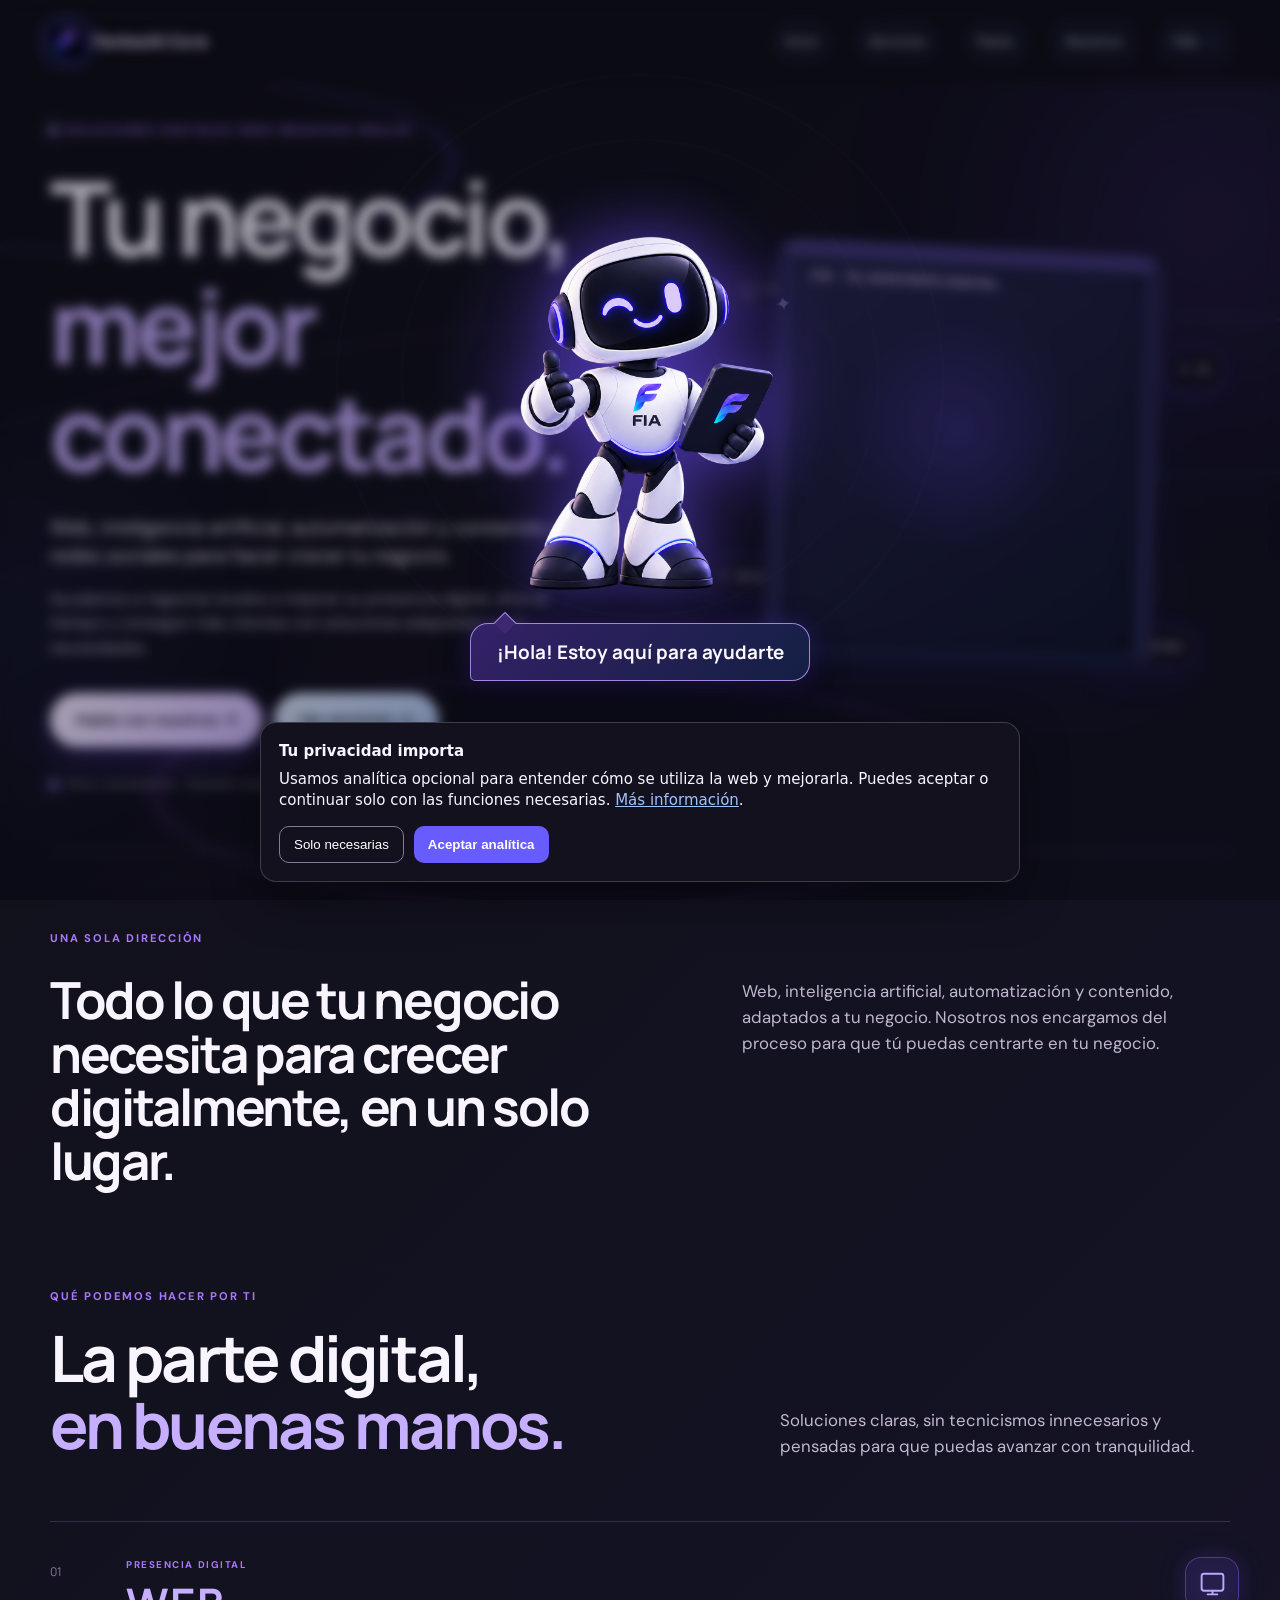
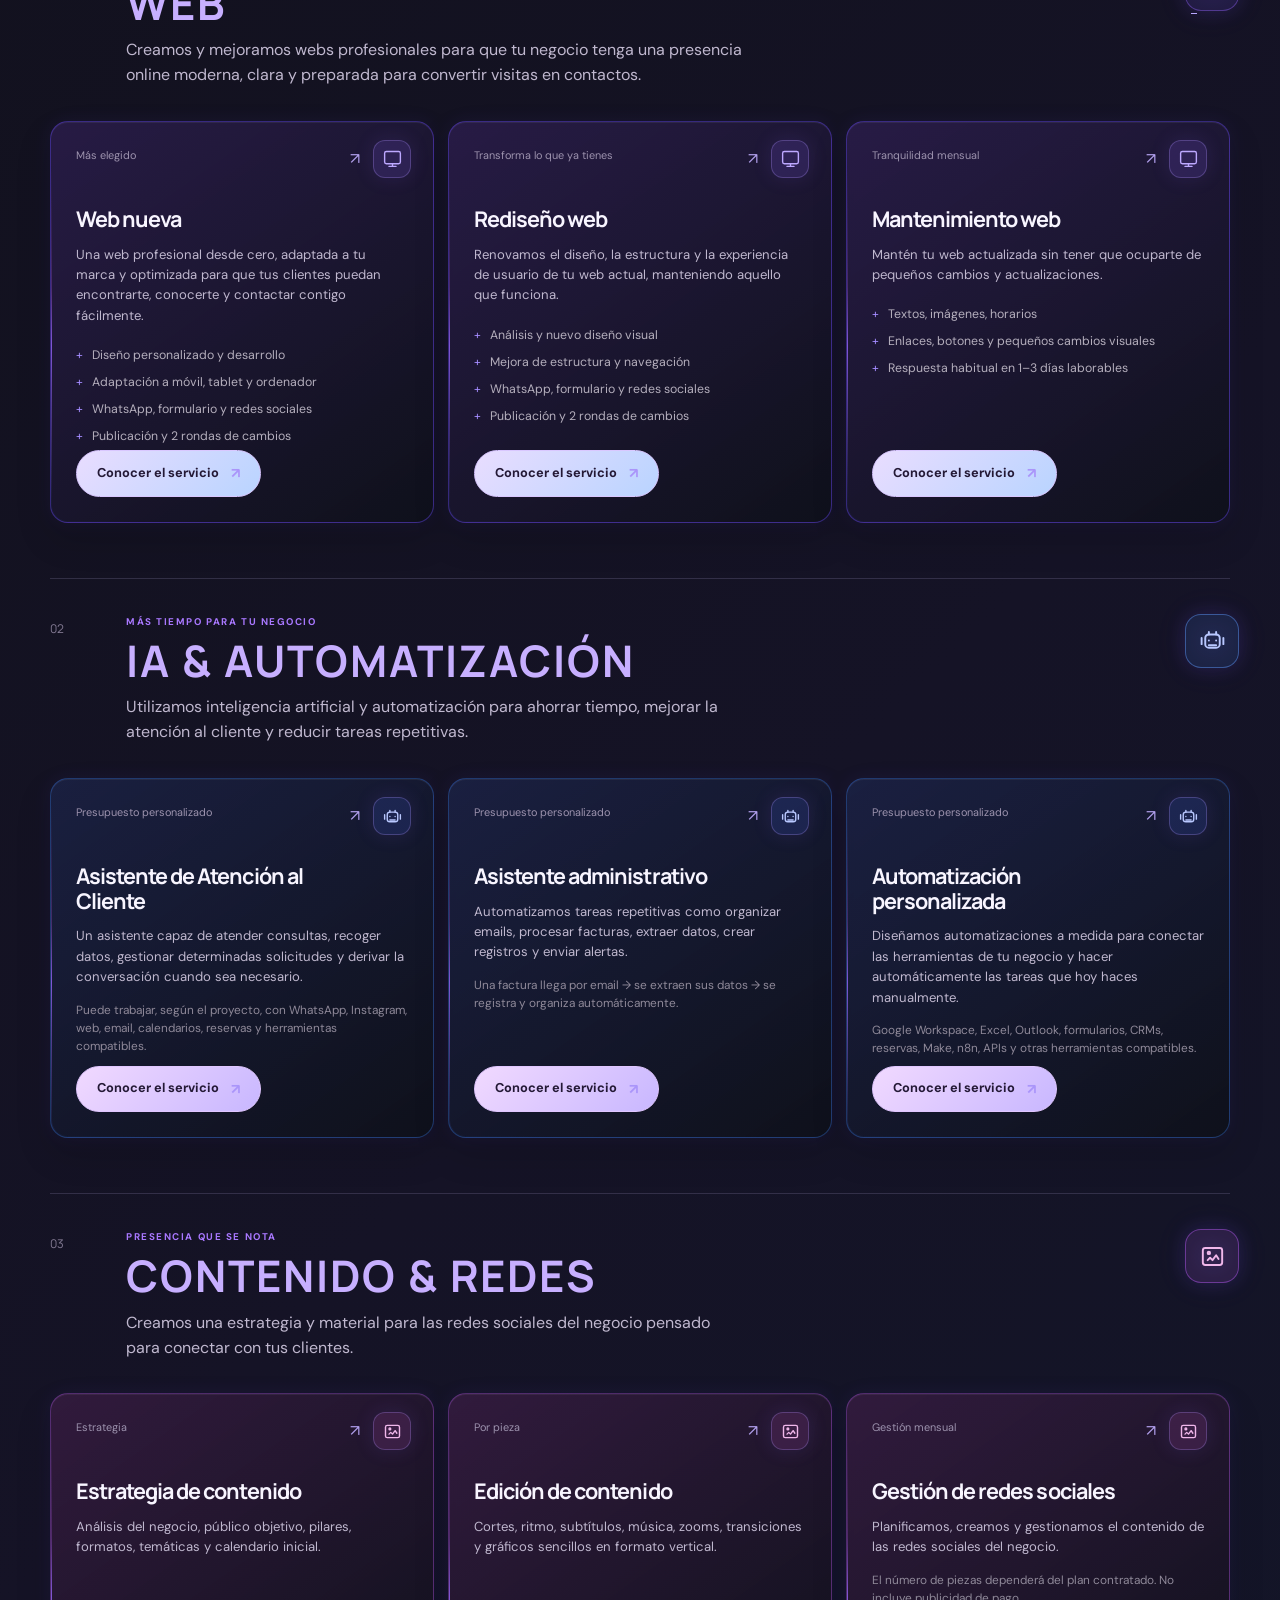
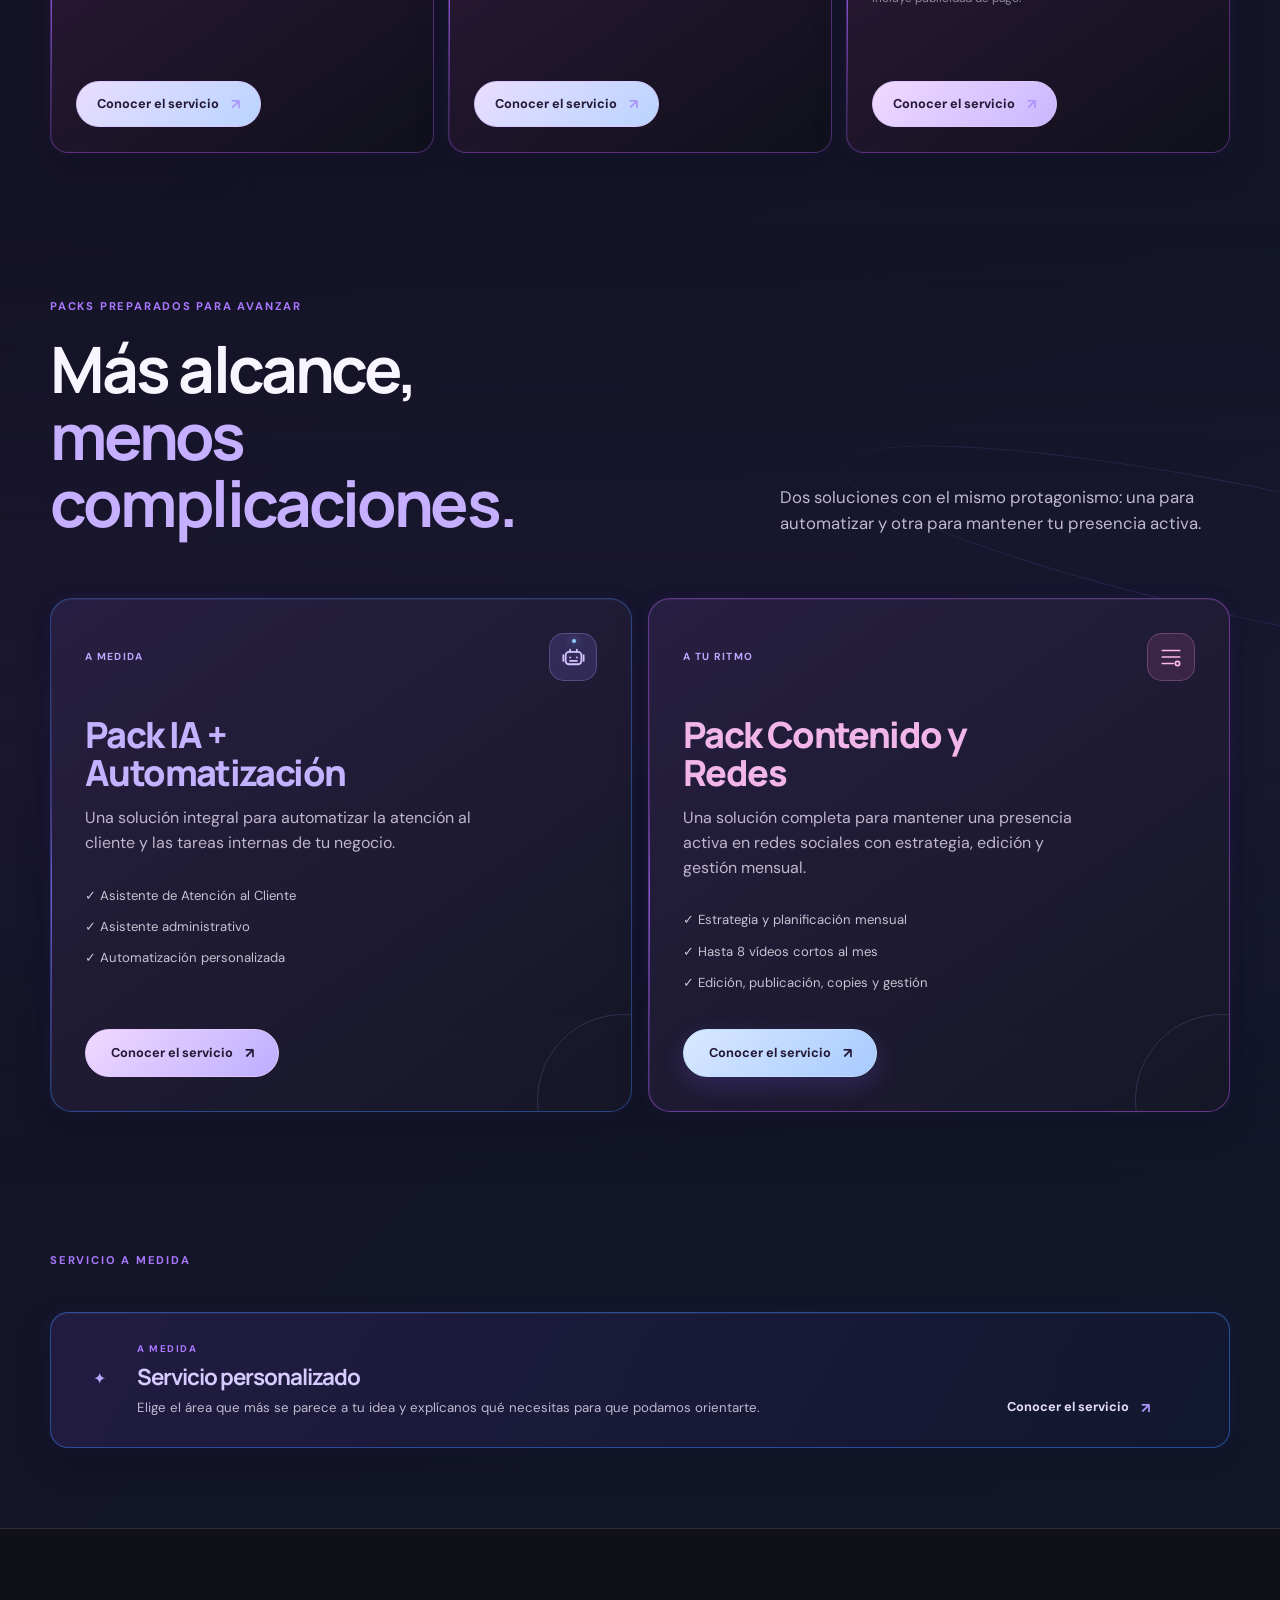
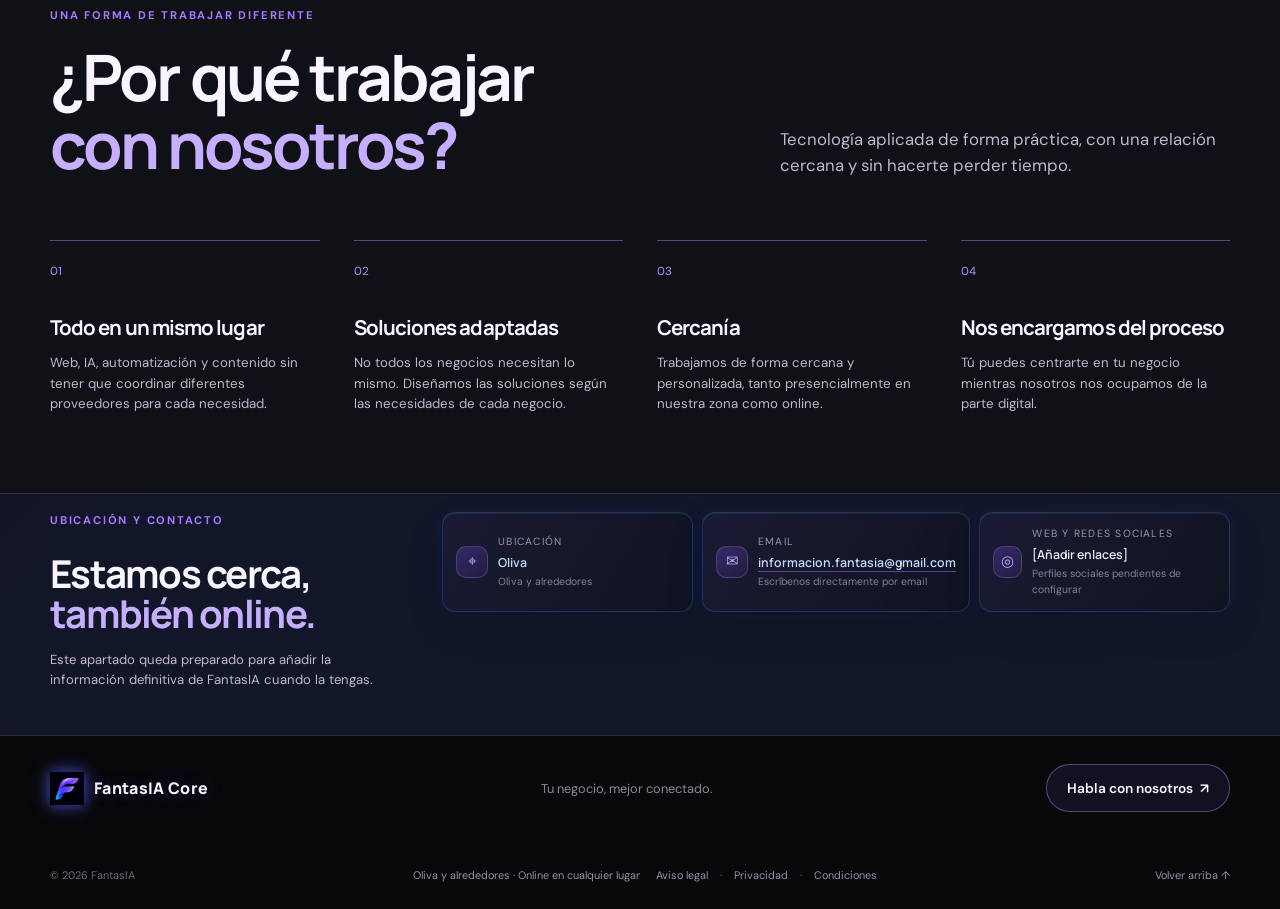
<file: index.html>
<!doctype html>
<html lang="es">
  <head>
    <meta charset="UTF-8" />
    <meta name="viewport" content="width=device-width, initial-scale=1.0" />
    <meta name="description" content="FantasIA: webs, inteligencia artificial, automatización y contenido para negocios locales." />
    <meta property="og:image" content="https://www.fantasia-web.com/Captura%20de%20pantalla%202026-10-13%20091133.png?v=2" />
    <meta name="twitter:card" content="summary" />
    <script src="analytics.js"></script>
    <title>FantasIA — Tu negocio, mejor conectado.</title>
    <link rel="preconnect" href="https://fonts.googleapis.com" />
    <link rel="preconnect" href="https://fonts.gstatic.com" crossorigin />
    <link href="https://fonts.googleapis.com/css2?family=DM+Sans:wght@400;500;600;700&family=Manrope:wght@500;600;700;800&display=swap" rel="stylesheet" />
    <link rel="stylesheet" href="styles.css" />
    <link rel="stylesheet" href="polish.css" />
    <link rel="stylesheet" href="enhance.css" />
    <link rel="stylesheet" href="brand.css" />
    <link rel="stylesheet" href="icons.css" />
    <link rel="stylesheet" href="finish.css" />
    <link rel="stylesheet" href="motion.css" />
    <link rel="stylesheet" href="contrast.css" />
    <link rel="stylesheet" href="fia.css" />
    <link rel="stylesheet" href="robot-polish.css" />
    <link rel="stylesheet" href="fia-intro.css" />
    <link rel="stylesheet" href="fia-state.css" />
    <link rel="stylesheet" href="welcome.css" />
    <link rel="stylesheet" href="final-polish.css" />
    <link rel="stylesheet" href="icons-consistency.css" />
    <link rel="stylesheet" href="compact.css" />
    <link rel="icon" href="Captura de pantalla 2026-10-13 091133.png" type="image/png" />
    <link rel="shortcut icon" href="Captura de pantalla 2026-10-13 091133.png" type="image/png" />
    <link rel="apple-touch-icon" href="Captura de pantalla 2026-10-13 091133.png" />
  </head>
  <body>
    <div class="page-glow page-glow--one" aria-hidden="true"></div>
    <div class="page-glow page-glow--two" aria-hidden="true"></div>

    <header class="site-header" id="inicio">
      <div class="container nav-wrap">
        <a class="brand" href="#inicio" aria-label="FantasIA, inicio">
          <img class="brand-logo" src="fantasia-mark.svg" alt="" aria-hidden="true" />
          <span class="brand-name">FantasIA</span>
        </a>
        <button class="menu-toggle" type="button" aria-expanded="false" aria-controls="main-nav">
          <span></span><span></span><span></span><span class="sr-only">Abrir menú</span>
        </button>
        <nav class="main-nav" id="main-nav" aria-label="Navegación principal">
          <a href="#inicio">Inicio</a>
          <a href="#servicios">Servicios</a>
          <a href="#packs">Packs</a>
          <a href="#nosotros">Nosotros</a>
          <a class="nav-tab" href="faq.html">FAQ <span aria-hidden="true">◌</span></a>
        </nav>
      </div>
    </header>

    <main>
      <section class="hero container">
        <div class="hero-copy reveal">
          <p class="eyebrow"><span class="eyebrow-dot"></span> Soluciones digitales para negocios reales</p>
          <h1>Tu negocio,<br /><em>mejor conectado.</em></h1>
          <p class="hero-text">Web, inteligencia artificial, automatización y contenido para redes sociales para hacer crecer tu negocio.</p>
          <p class="hero-support">Ayudamos a negocios locales a mejorar su presencia digital, ahorrar tiempo y conseguir más clientes con soluciones adaptadas a sus necesidades.</p>
          <div class="hero-actions">
            <a class="button button-primary" href="contacto.html">Habla con nosotros <span aria-hidden="true">↗</span></a>
            <a class="button button-ghost" href="#servicios">Ver servicios <span aria-hidden="true">↓</span></a>
          </div>
          <div class="hero-note"><span class="status-dot"></span> Oliva y alrededores · También trabajamos online</div>
        </div>
        <div class="hero-visual reveal reveal-delay" aria-label="Áreas de servicio: web, IA, automatización y contenido">
          <div class="orbital orbital-a"></div><div class="orbital orbital-b"></div>
          <div class="visual-card visual-card--main">
            <div class="visual-card-top" aria-hidden="true"><span class="mini-label">TU PRESENCIA DIGITAL</span><span class="visual-menu">•••</span></div>
            <div class="visual-lines"><span></span><span></span><span></span></div>
            <div class="visual-dashboard"><div class="dash-bar"></div><div class="dash-bar short"></div><div class="dash-grid"><span></span><span></span><span></span><span></span></div></div>
            <div class="visual-footer"><span>más claridad</span><strong>+ conexión</strong></div>
          </div>
          <div class="floating-pill pill-web"><span class="icon icon-screen"></span><span>Web</span></div>
          <div class="floating-pill pill-ai"><span class="icon icon-spark">✦</span><span>IA</span></div>
          <div class="floating-pill pill-flow"><span class="icon">↗</span><span>Automatización</span></div>
          <div class="floating-pill pill-content"><span class="icon">◈</span><span>Contenido</span></div>
        </div>
      </section>

      <section class="intro-section container reveal">
        <div class="section-kicker">UNA SOLA DIRECCIÓN</div>
        <div class="intro-grid"><h2>Todo lo que tu negocio necesita para crecer digitalmente, en un solo lugar.</h2><p>Web, inteligencia artificial, automatización y contenido, adaptados a tu negocio. Nosotros nos encargamos del proceso para que tú puedas centrarte en tu negocio.</p></div>
      </section>

      <section class="section container" id="servicios">
        <div class="section-heading reveal"><div><p class="eyebrow">Qué podemos hacer por ti</p><h2>La parte digital,<br /><em>en buenas manos.</em></h2></div><p class="section-intro">Soluciones claras, sin tecnicismos innecesarios y pensadas para que puedas avanzar con tranquilidad.</p></div>
        <div class="service-area reveal">
          <div class="area-heading"><span class="area-number">01</span><div><p class="area-label">Presencia digital</p><h3>Web</h3><p>Creamos y mejoramos webs profesionales para que tu negocio tenga una presencia online moderna, clara y preparada para convertir visitas en contactos.</p></div><span class="area-icon icon-screen"></span></div>
          <div class="card-grid card-grid--three">
          <article class="service-card featured-card"><div class="card-meta"><span>Más elegido</span><span class="card-arrow">↗</span></div><h4>Web nueva</h4><p>Una web profesional desde cero, adaptada a tu marca y optimizada para que tus clientes puedan encontrarte, conocerte y contactar contigo fácilmente.</p><div class="price">599 <small>€</small></div><ul><li>Diseño personalizado y desarrollo</li><li>Adaptación a móvil, tablet y ordenador</li><li>WhatsApp, formulario y redes sociales</li><li>Publicación y 2 rondas de cambios</li></ul><a class="text-link" href="contacto.html">Conocer el servicio <span>↗</span></a></article>
            <article class="service-card"><div class="card-meta"><span>Transforma lo que ya tienes</span><span class="card-arrow">↗</span></div><h4>Rediseño web</h4><p>Renovamos el diseño, la estructura y la experiencia de usuario de tu web actual, manteniendo aquello que funciona.</p><div class="price">499 <small>€</small></div><ul><li>Análisis y nuevo diseño visual</li><li>Mejora de estructura y navegación</li><li>WhatsApp, formulario y redes sociales</li><li>Publicación y 2 rondas de cambios</li></ul><a class="text-link" href="contacto.html">Conocer el servicio <span>↗</span></a></article>
            <article class="service-card"><div class="card-meta"><span>Tranquilidad mensual</span><span class="card-arrow">↗</span></div><h4>Mantenimiento web</h4><p>Mantén tu web actualizada sin tener que ocuparte de pequeños cambios y actualizaciones.</p><div class="price">49 <small>€/mes</small></div><ul><li>Textos, imágenes, horarios</li><li>Enlaces, botones y pequeños cambios visuales</li><li>Respuesta habitual en 1–3 días laborables</li></ul><a class="text-link" href="contacto.html">Hablar sobre mantenimiento <span>↗</span></a></article>
          </div>
          <p class="scope-note">Las webs estándar no incluyen tienda online, carrito, venta de productos, pagos online, Stripe ni funcionalidades complejas. Para estos proyectos preparamos un presupuesto personalizado.</p>
        </div>

        <div class="service-area reveal">
          <div class="area-heading"><span class="area-number">02</span><div><p class="area-label">Más tiempo para tu negocio</p><h3>IA & automatización</h3><p>Utilizamos inteligencia artificial y automatización para ahorrar tiempo, mejorar la atención al cliente y reducir tareas repetitivas.</p></div><span class="area-icon icon-spark">✦</span></div>
          <div class="card-grid card-grid--three">
            <article class="service-card"><div class="card-meta"><span>Presupuesto personalizado</span><span class="card-arrow">↗</span></div><h4>Asistente de Atención al Cliente</h4><p>Un asistente capaz de atender consultas, recoger datos, gestionar determinadas solicitudes y derivar la conversación cuando sea necesario.</p><div class="custom-price">Hablar sobre este servicio</div><p class="small-copy">Puede trabajar, según el proyecto, con WhatsApp, Instagram, web, email, calendarios, reservas y herramientas compatibles.</p><a class="text-link quote-link" data-quote="Asistente de Atención al Cliente" href="https://wa.me/34615987988">Hablar sobre este servicio <span>↗</span></a></article>
            <article class="service-card"><div class="card-meta"><span>Presupuesto personalizado</span><span class="card-arrow">↗</span></div><h4>Asistente administrativo</h4><p>Automatizamos tareas repetitivas como organizar emails, procesar facturas, extraer datos, crear registros y enviar alertas.</p><div class="custom-price">Hablar sobre este servicio</div><p class="small-copy">Una factura llega por email → se extraen sus datos → se registra y organiza automáticamente.</p><a class="text-link quote-link" data-quote="Asistente administrativo" href="https://wa.me/34615987988">Hablar sobre este servicio <span>↗</span></a></article>
            <article class="service-card"><div class="card-meta"><span>Presupuesto personalizado</span><span class="card-arrow">↗</span></div><h4>Automatización personalizada</h4><p>Diseñamos automatizaciones a medida para conectar las herramientas de tu negocio y hacer automáticamente las tareas que hoy haces manualmente.</p><div class="custom-price">Hablar sobre este servicio</div><p class="small-copy">Google Workspace, Excel, Outlook, formularios, CRMs, reservas, Make, n8n, APIs y otras herramientas compatibles.</p><a class="text-link quote-link" data-quote="Automatización personalizada" href="https://wa.me/34615987988">Hablar sobre este servicio <span>↗</span></a></article>
          </div>
        </div>

        <div class="service-area reveal">
          <div class="area-heading"><span class="area-number">03</span><div><p class="area-label">Presencia que se nota</p><h3>Contenido & redes</h3><p>Creamos una estrategia y material para las redes sociales del negocio pensado para conectar con tus clientes.</p></div><span class="area-icon">◈</span></div>
          <div class="card-grid card-grid--three">
            <article class="service-card"><div class="card-meta"><span>Estrategia</span><span class="card-arrow">↗</span></div><h4>Estrategia de contenido</h4><p>Análisis del negocio, público objetivo, pilares, formatos, temáticas y calendario inicial.</p><div class="price">149 <small>€</small></div><a class="text-link" href="contacto.html">Conocer el servicio <span>↗</span></a></article>
            <article class="service-card"><div class="card-meta"><span>Por pieza</span><span class="card-arrow">↗</span></div><h4>Edición de contenido</h4><p>Cortes, ritmo, subtítulos, música, zooms, transiciones y gráficos sencillos en formato vertical.</p><div class="price">49 <small>€/vídeo</small></div><a class="text-link" href="contacto.html">Conocer el servicio <span>↗</span></a></article>
            <article class="service-card"><div class="card-meta"><span>Gestión mensual</span><span class="card-arrow">↗</span></div><h4>Gestión de redes sociales</h4><p>Planificamos, creamos y gestionamos el contenido de las redes sociales del negocio.</p><div class="price-prefix">desde <strong>399 <small>€/mes</small></strong></div><p class="small-copy">El número de piezas dependerá del plan contratado. No incluye publicidad de pago.</p><a class="text-link quote-link" data-quote="Gestión de redes sociales" href="https://wa.me/34615987988">Hablar sobre este servicio <span>↗</span></a></article>
          </div>
        </div>
      </section>

      <section class="packs-section" id="packs"><div class="container reveal"><div class="section-heading"><div><p class="eyebrow">Packs preparados para avanzar</p><h2>Más alcance,<br /><em>menos complicaciones.</em></h2></div><p class="section-intro">Dos soluciones con el mismo protagonismo: una para automatizar y otra para mantener tu presencia activa.</p></div><div class="packs-grid"><article class="pack-card pack-card--ai"><div class="pack-card-head"><span class="pack-tag">A medida</span><span class="pack-mark">✦</span></div><h3>Pack IA + Automatización</h3><p>Una solución integral para automatizar la atención al cliente y las tareas internas de tu negocio.</p><div class="pack-card-price">Presupuesto personalizado</div><div class="pack-list"><div>✓ Asistente de Atención al Cliente</div><div>✓ Asistente administrativo</div><div>✓ Automatización personalizada</div></div><a class="button button-light quote-link" data-quote="Pack IA + Automatización" href="https://wa.me/34615987988">Hablar sobre este servicio <span>↗</span></a></article><article class="pack-card pack-card--content"><div class="pack-card-head"><span class="pack-tag">A TU RITMO</span><span class="pack-mark">◈</span></div><h3>Pack Contenido y Redes</h3><p>Una solución completa para mantener una presencia activa en redes sociales con estrategia, edición y gestión mensual.</p><div class="pack-card-price">799 <small>€/mes</small></div><div class="pack-list"><div>✓ Estrategia y planificación mensual</div><div>✓ Hasta 8 vídeos cortos al mes</div><div>✓ Edición, publicación, copies y gestión</div></div><a class="button button-primary" href="contacto.html">Conocer el servicio <span>↗</span></a></article></div><p class="scope-note">Los hasta 8 vídeos mensuales están incluidos dentro del precio del pack. No incluye publicidad de pago.</p></div></section>

      <section class="pricing-section container reveal"><div class="section-kicker">SERVICIO A MEDIDA</div><div class="custom-price-box"><span class="icon icon-spark">✦</span><div><p class="area-label">A medida</p><h3>Servicio personalizado</h3><p>Elige el área que más se parece a tu idea y explícanos qué necesitas para que podamos orientarte.</p></div><a class="text-link" href="personalizado.html">Elegir servicio <span>↗</span></a></div></section>

      <section class="benefits-section" id="nosotros"><div class="container reveal"><div class="section-heading"><div><p class="eyebrow">Una forma de trabajar diferente</p><h2>¿Por qué trabajar<br /><em>con nosotros?</em></h2></div><p class="section-intro">Tecnología aplicada de forma práctica, con una relación cercana y sin hacerte perder tiempo.</p></div><div class="benefit-grid"><article><span>01</span><h3>Todo en un mismo lugar</h3><p>Web, IA, automatización y contenido sin tener que coordinar diferentes proveedores para cada necesidad.</p></article><article><span>02</span><h3>Soluciones adaptadas</h3><p>No todos los negocios necesitan lo mismo. Diseñamos las soluciones según las necesidades de cada negocio.</p></article><article><span>03</span><h3>Cercanía</h3><p>Trabajamos de forma cercana y personalizada, tanto presencialmente en nuestra zona como online.</p></article><article><span>04</span><h3>Nos encargamos del proceso</h3><p>Tú puedes centrarte en tu negocio mientras nosotros nos ocupamos de la parte digital.</p></article></div></div></section>

      <section class="process-section container reveal"><div class="section-kicker">CÓMO TRABAJAMOS</div><h2>Del primer mensaje<br /><em>a la solución.</em></h2><div class="process-grid"><article><span>01</span><div><h3>Hablamos</h3><p>Conocemos tu negocio, tus objetivos y lo que necesitas.</p></div></article><article><span>02</span><div><h3>Analizamos</h3><p>Estudiamos qué solución tiene más sentido para tu caso.</p></div></article><article><span>03</span><div><h3>Creamos</h3><p>Desarrollamos e implementamos la solución acordada.</p></div></article><article><span>04</span><div><h3>Te acompañamos</h3><p>Te ayudamos con las actualizaciones, mejoras o gestión que necesites.</p></div></article></div></section>

      <section class="about-section container" id="nosotros"><div class="about-panel reveal"><div><p class="eyebrow">Sobre la agencia</p><h2>Digital, pero<br /><em>con los pies en tierra.</em></h2></div><div><p>Somos una agencia digital orientada a negocios locales y pequeñas empresas. Aplicamos la tecnología de forma práctica para mejorar tu presencia, ahorrar tiempo y ayudarte a avanzar.</p><p>Trabajamos de manera cercana y personalizada, con soluciones pensadas para las necesidades reales de cada negocio.</p><p class="provisional-note">[Espacio reservado para añadir posteriormente la presentación personal y más información de la agencia.]</p></div></div></section>

      <section class="faq-section container" id="faq"><div class="section-heading reveal"><div><p class="eyebrow">Preguntas frecuentes</p><h2>Lo importante,<br /><em>claro.</em></h2></div><p class="section-intro">Si no encuentras lo que buscas, escríbenos y lo vemos contigo.</p></div><div class="faq-list reveal"><details open><summary>¿Trabajáis solamente con negocios de Oliva?<span>+</span></summary><p>No. Trabajamos presencialmente con negocios de nuestra zona y también ofrecemos nuestros servicios online a clientes de cualquier lugar.</p></details><details><summary>¿Puedo contratar solamente un servicio?<span>+</span></summary><p>Sí. Puedes contratar servicios individuales o combinar diferentes soluciones según las necesidades de tu negocio.</p></details><details><summary>¿La web nueva incluye tienda online?<span>+</span></summary><p>No. La creación de una tienda online, sistemas de venta de productos y pagos online no están incluidos en la web nueva estándar. Se pueden desarrollar como un proyecto adicional.</p></details><details><summary>¿El dominio y el hosting están incluidos?<span>+</span></summary><p>No. El dominio y el hosting son contratados y pagados por el cliente.</p></details><details><summary>¿Puedo solicitar cambios después de publicar mi web?<span>+</span></summary><p>Sí. Para cambios y actualizaciones habituales puedes contratar el servicio de mantenimiento web.</p></details><details><summary>¿Las soluciones de IA tienen costes adicionales?<span>+</span></summary><p>Dependiendo del proyecto, pueden existir costes de servicios externos, APIs, plataformas, alojamiento u otras herramientas de terceros. Se explicarán antes de comenzar el proyecto.</p></details><details><summary>¿Cómo puedo solicitar un presupuesto?<span>+</span></summary><p>Puedes contactar con nosotros mediante WhatsApp, formulario de contacto o email y explicarnos brevemente qué necesitas.</p></details></div></section>

      
      <section class="location-section container reveal" id="ubicacion-contacto"><div class="location-heading"><p class="eyebrow">Ubicación y contacto</p><h2>Estamos cerca,<br /><em>también online.</em></h2><p>Este apartado queda preparado para añadir la información definitiva de FantasIA cuando la tengas.</p></div><div class="location-grid"><div class="location-item"><span class="location-icon">⌖</span><div><small>Ubicación</small><strong><a href="https://www.google.com/maps/search/?api=1&query=Oliva%2C%20Valencia" target="_blank" rel="noopener">Oliva</a></strong><p>Oliva y alrededores</p></div></div><div class="location-item"><span class="location-icon">✉</span><div><small>Email</small><strong><a class="email-link" href="mailto:informacion.fantasia@gmail.com">informacion.fantasia@gmail.com</a></strong><p>Escríbenos directamente por email</p></div></div><div class="location-item"><span class="location-icon">◎</span><div><small>Web y redes sociales</small><strong>[Añadir enlaces]</strong><p>Perfiles sociales pendientes de configurar</p></div></div></div></section>
    </main>

    <div class="fia-intro-stage" id="fia-intro-stage" aria-live="polite"><div class="fia-intro-robot"><img src="fia-robot-transparent.png" alt="FIA, asistente de FantasIA" /><span class="fia-intro-hand" aria-hidden="true">✦</span></div><div class="fia-intro-copy"><strong>¡Hola! Estoy aquí para ayudarte</strong></div></div>
    <aside class="fia-assistant" id="fia-assistant" aria-label="Asistente FIA">
      <div class="fia-greeting" id="fia-greeting" role="status">¡Hola! Estoy aquí para ayudarte</div>
      <button class="fia-launcher" id="fia-launcher" type="button" aria-expanded="false" aria-controls="fia-panel"><span class="fia-robot-art" role="img" aria-label="Robot FIA"></span><span class="fia-launcher-label">FIA</span></button>
      <section class="fia-panel" id="fia-panel" hidden><div class="fia-panel-head"><div><strong>FIA</strong><small>Tu asistente FantasIA</small></div><button id="fia-close" type="button" aria-label="Cerrar asistente">×</button></div><div class="fia-messages" id="fia-messages"><div class="fia-message fia-message--bot"><span>¡Hola! Soy FIA, y estoy aquí para resolverte cualquier duda.</span><button class="fia-speak" type="button" aria-label="Escuchar respuesta" title="Escuchar respuesta">◖</button></div></div><div class="fia-suggestions"><button type="button" data-fia-question="¿Qué servicios tenéis?">Servicios</button><button type="button" data-fia-question="¿Dónde está el contacto?">Contacto</button></div><form class="fia-form" id="fia-form"><input id="fia-input" type="text" placeholder="Escribe tu pregunta…" autocomplete="off" /><button type="submit" aria-label="Enviar pregunta">↗</button></form></section>
    </aside>
    <footer class="site-footer"><div class="container footer-top"><a class="brand" href="#inicio"><img class="brand-logo" src="fantasia-mark.svg" alt="" aria-hidden="true" /><span class="brand-name">FantasIA</span></a><p>Tu negocio, mejor conectado.</p><a class="button button-ghost" href="contacto.html">Habla con nosotros <span>↗</span></a></div><div class="container footer-bottom"><span>© 2026 FantasIA</span><span>Oliva y alrededores · Online en cualquier lugar <span class="legal-links"><a href="aviso-legal.html">Aviso legal</a><a href="politica-de-privacidad">Privacidad</a><a href="condiciones-servicio.html">Condiciones</a></span></span><a href="#inicio">Volver arriba ↑</a></div></footer>
    <script src="script.js"></script>
  </body>
</html>

<script>
(function () {
  function pad(n) { return String(n).padStart(2, '0'); }
  function slotsFor(date) {
    const day = date.getDay();
    const weekend = day === 0 || day === 6;
    const start = weekend ? 11 * 60 : ((day === 2 || day === 4) ? 15 * 60 + 15 : 14 * 60);
    const end = weekend ? 20 * 60 : 22 * 60;
    const slots = [];
    for (let m = start; m + 30 <= end; m += 30) slots.push(pad(Math.floor(m / 60)) + ':' + pad(m % 60));
    return slots;
  }
  function patchBookingForm() {
    const oldForm = document.querySelector('.service-modal .booking-form');
    if (!oldForm || oldForm.dataset.phonePatch === '1') return;
    const form = oldForm.cloneNode(false);
    form.dataset.phonePatch = '1';
    form.hidden = false;
    form.innerHTML = '<label>Nombre<input name="name" required autocomplete="name"></label><label>Prefijo<input name="prefix" list="fia-country-prefixes" value="+34" required inputmode="tel"><datalist id="fia-country-prefixes"><option value="+34">España</option><option value="+33">Francia</option><option value="+351">Portugal</option><option value="+44">Reino Unido</option><option value="+49">Alemania</option><option value="+39">Italia</option><option value="+1">Estados Unidos / Canadá</option><option value="+52">México</option><option value="+54">Argentina</option><option value="+57">Colombia</option><option value="+58">Venezuela</option><option value="+61">Australia</option></datalist></label><label>Número de teléfono<input name="phone" type="tel" required inputmode="tel" autocomplete="tel" placeholder="615 987 988"></label><label>Día<select name="date" required></select></label><label>Hora<select name="time" required></select></label><button class="service-action service-action--confirm" type="submit">Confirmar solicitud</button><p class="booking-note">Duración: 30 minutos · Antelación mínima: 1 día.</p>';
    oldForm.replaceWith(form);
    const date = form.querySelector('[name=date]');
    const time = form.querySelector('[name=time]');
    const fillTimes = () => { time.innerHTML = slotsFor(new Date(date.value + 'T12:00:00')).map(s => '<option value="' + s + '">' + s + '</option>').join(''); };
    for (let i = 1; i <= 60; i++) { const d = new Date(); d.setHours(12, 0, 0, 0); d.setDate(d.getDate() + i); const o = document.createElement('option'); o.value = d.toISOString().slice(0, 10); o.textContent = new Intl.DateTimeFormat('es-ES', {weekday:'long', day:'numeric', month:'long'}).format(d); date.appendChild(o); }
    date.addEventListener('change', fillTimes); fillTimes();
    form.addEventListener('submit', async function (event) {
      event.preventDefault();
      const data = new FormData(form); const day = String(data.get('date')); const hour = String(data.get('time')); const phone = String(data.get('prefix')).trim() + ' ' + String(data.get('phone')).trim(); const service = document.querySelector('#service-modal-title')?.textContent.replace(/^Conoce\s+/, '') || 'servicio';
      const message = 'SOLICITUD DE RESERVA WEB. Servicio: ' + service + '. Nombre del cliente: ' + data.get('name') + '. Teléfono: ' + phone + '. Fecha solicitada: ' + day + ' a las ' + hour + '. Duración: 30 minutos. Comprueba disponibilidad real en Google Calendar y el límite de 2 reservas diarias. Si está libre, crea el evento con título EXACTAMENTE igual al nombre del cliente y añade el servicio y teléfono en la descripción. Después, envía a Víctor una notificación especial por WhatsApp con: Hola, he reservado el día ' + day + ' a las ' + hour + '. Cliente: ' + data.get('name') + '. Teléfono: ' + phone + '. No confirmes la reserva hasta que el calendario confirme el evento.';
      const status = document.querySelector('.service-modal__status'); if (status) status.textContent = 'Comprobando disponibilidad…';
      if (typeof window.askFia === 'function') await window.askFia(message);
      if (status) status.textContent = 'Solicitud enviada. FIA confirmará la reserva cuando el calendario la valide.';
      form.reset(); form.querySelector('[name=prefix]').value = '+34';
    });
  }
  document.addEventListener('click', function (event) { if (event.target.closest('[data-service-action="booking"]')) setTimeout(patchBookingForm, 50); });
})();
</script>
</file>
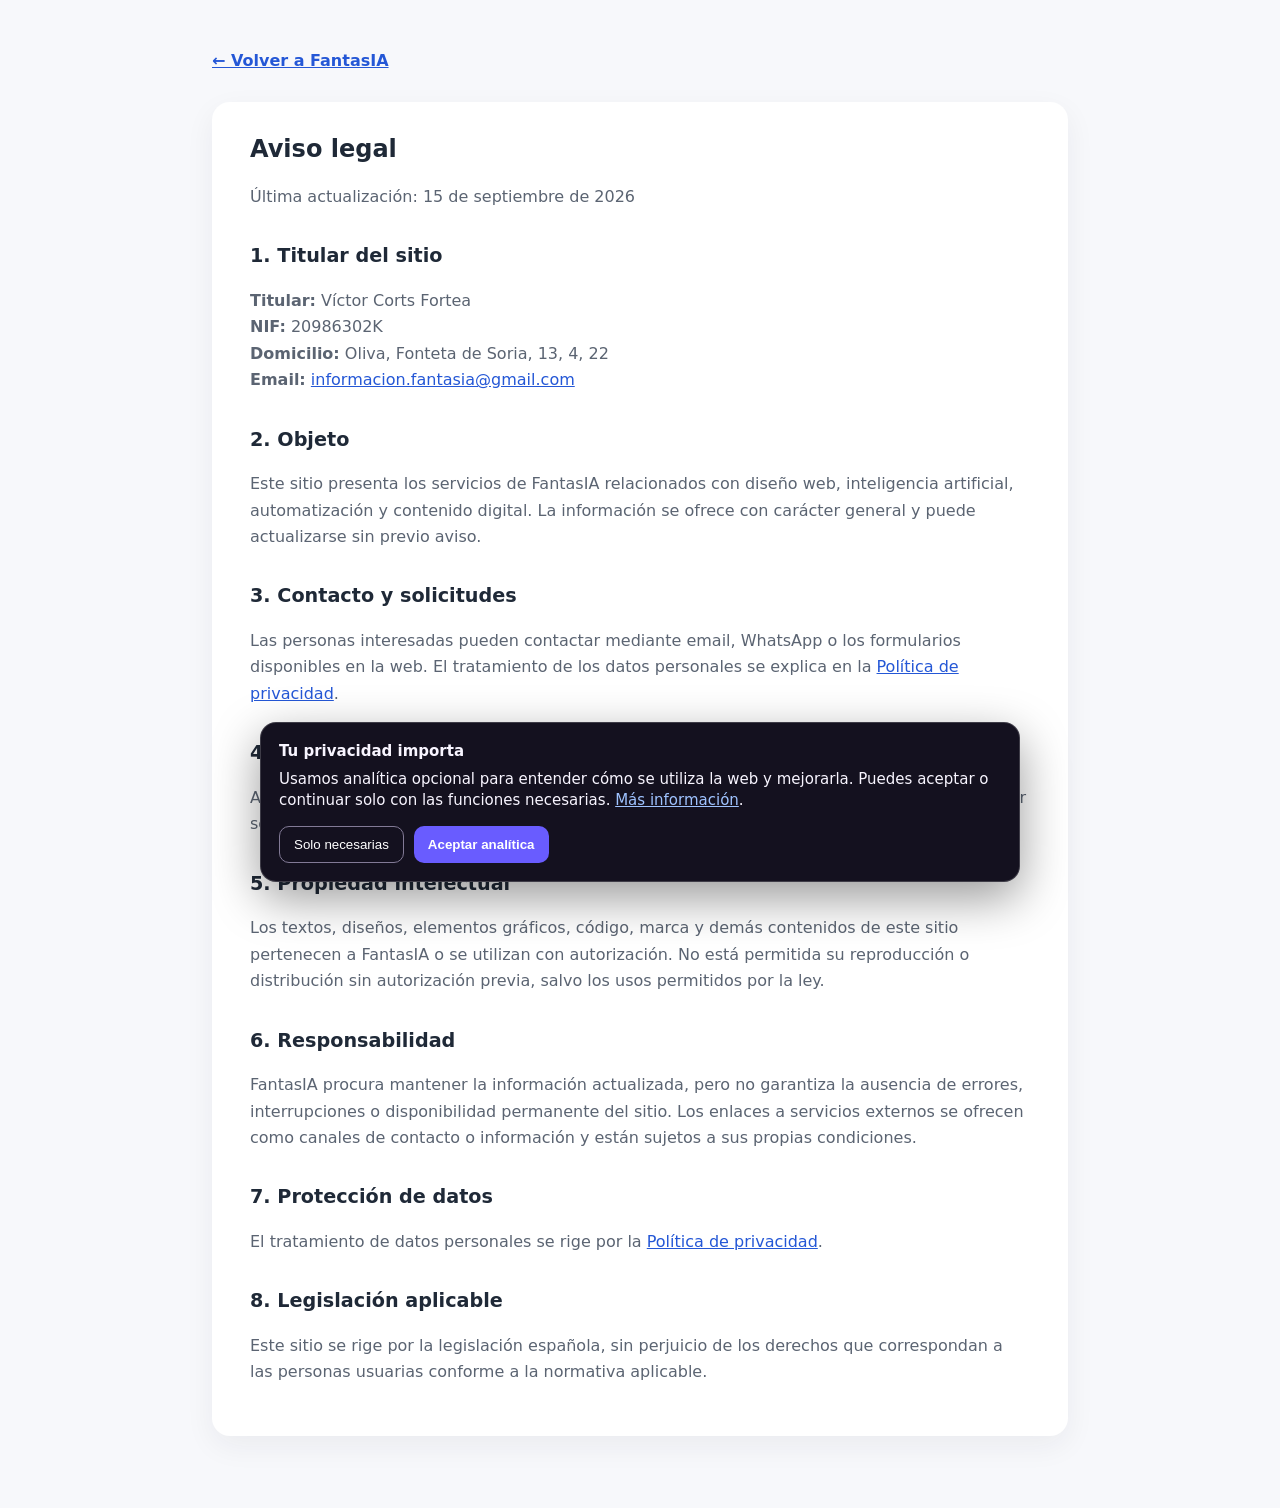
<file: aviso-legal.html>
<!doctype html>
<html lang="es">
<head>
  <meta charset="utf-8">
  <meta name="viewport" content="width=device-width, initial-scale=1">
  <title>Aviso legal — FantasIA</title>
  <meta name="description" content="Aviso legal de FantasIA.">
  <script src="analytics.js"></script>
  <style>
    :root{color-scheme:light;--ink:#1f2937;--muted:#5b6472;--accent:#2457d6;--bg:#f7f8fb;--card:#fff}
    *{box-sizing:border-box}body{margin:0;background:var(--bg);color:var(--ink);font:16px/1.65 system-ui,-apple-system,Segoe UI,sans-serif}
    main{max-width:900px;margin:0 auto;padding:48px 22px 72px}article{background:var(--card);padding:34px 38px;border-radius:18px;box-shadow:0 10px 30px #1f29370f}h1{line-height:1.15;margin-top:0}h2{margin-top:30px;font-size:1.2rem}p,li{color:var(--muted)}a{color:var(--accent)}.back{display:inline-block;margin-bottom:28px;font-weight:600}
  </style>
</head>
<body><main><a class="back" href="/">← Volver a FantasIA</a><article>
<h1>Aviso legal</h1>
<p>Última actualización: 15 de septiembre de 2026</p>
<h2>1. Titular del sitio</h2>
<p><strong>Titular:</strong> Víctor Corts Fortea<br><strong>NIF:</strong> 20986302K<br><strong>Domicilio:</strong> Oliva, Fonteta de Soria, 13, 4, 22<br><strong>Email:</strong> <a href="mailto:informacion.fantasia@gmail.com">informacion.fantasia@gmail.com</a></p>
<h2>2. Objeto</h2>
<p>Este sitio presenta los servicios de FantasIA relacionados con diseño web, inteligencia artificial, automatización y contenido digital. La información se ofrece con carácter general y puede actualizarse sin previo aviso.</p>
<h2>3. Contacto y solicitudes</h2>
<p>Las personas interesadas pueden contactar mediante email, WhatsApp o los formularios disponibles en la web. El tratamiento de los datos personales se explica en la <a href="/politica-de-privacidad.html">Política de privacidad</a>.</p>
<h2>4. Contratación y pagos</h2>
<p>Actualmente el pago online no está habilitado en el sitio. Las condiciones concretas de cualquier servicio se confirmarán antes de su contratación.</p>
<h2>5. Propiedad intelectual</h2>
<p>Los textos, diseños, elementos gráficos, código, marca y demás contenidos de este sitio pertenecen a FantasIA o se utilizan con autorización. No está permitida su reproducción o distribución sin autorización previa, salvo los usos permitidos por la ley.</p>
<h2>6. Responsabilidad</h2>
<p>FantasIA procura mantener la información actualizada, pero no garantiza la ausencia de errores, interrupciones o disponibilidad permanente del sitio. Los enlaces a servicios externos se ofrecen como canales de contacto o información y están sujetos a sus propias condiciones.</p>
<h2>7. Protección de datos</h2>
<p>El tratamiento de datos personales se rige por la <a href="/politica-de-privacidad.html">Política de privacidad</a>.</p>
<h2>8. Legislación aplicable</h2>
<p>Este sitio se rige por la legislación española, sin perjuicio de los derechos que correspondan a las personas usuarias conforme a la normativa aplicable.</p>
</article></main></body></html>
</file>
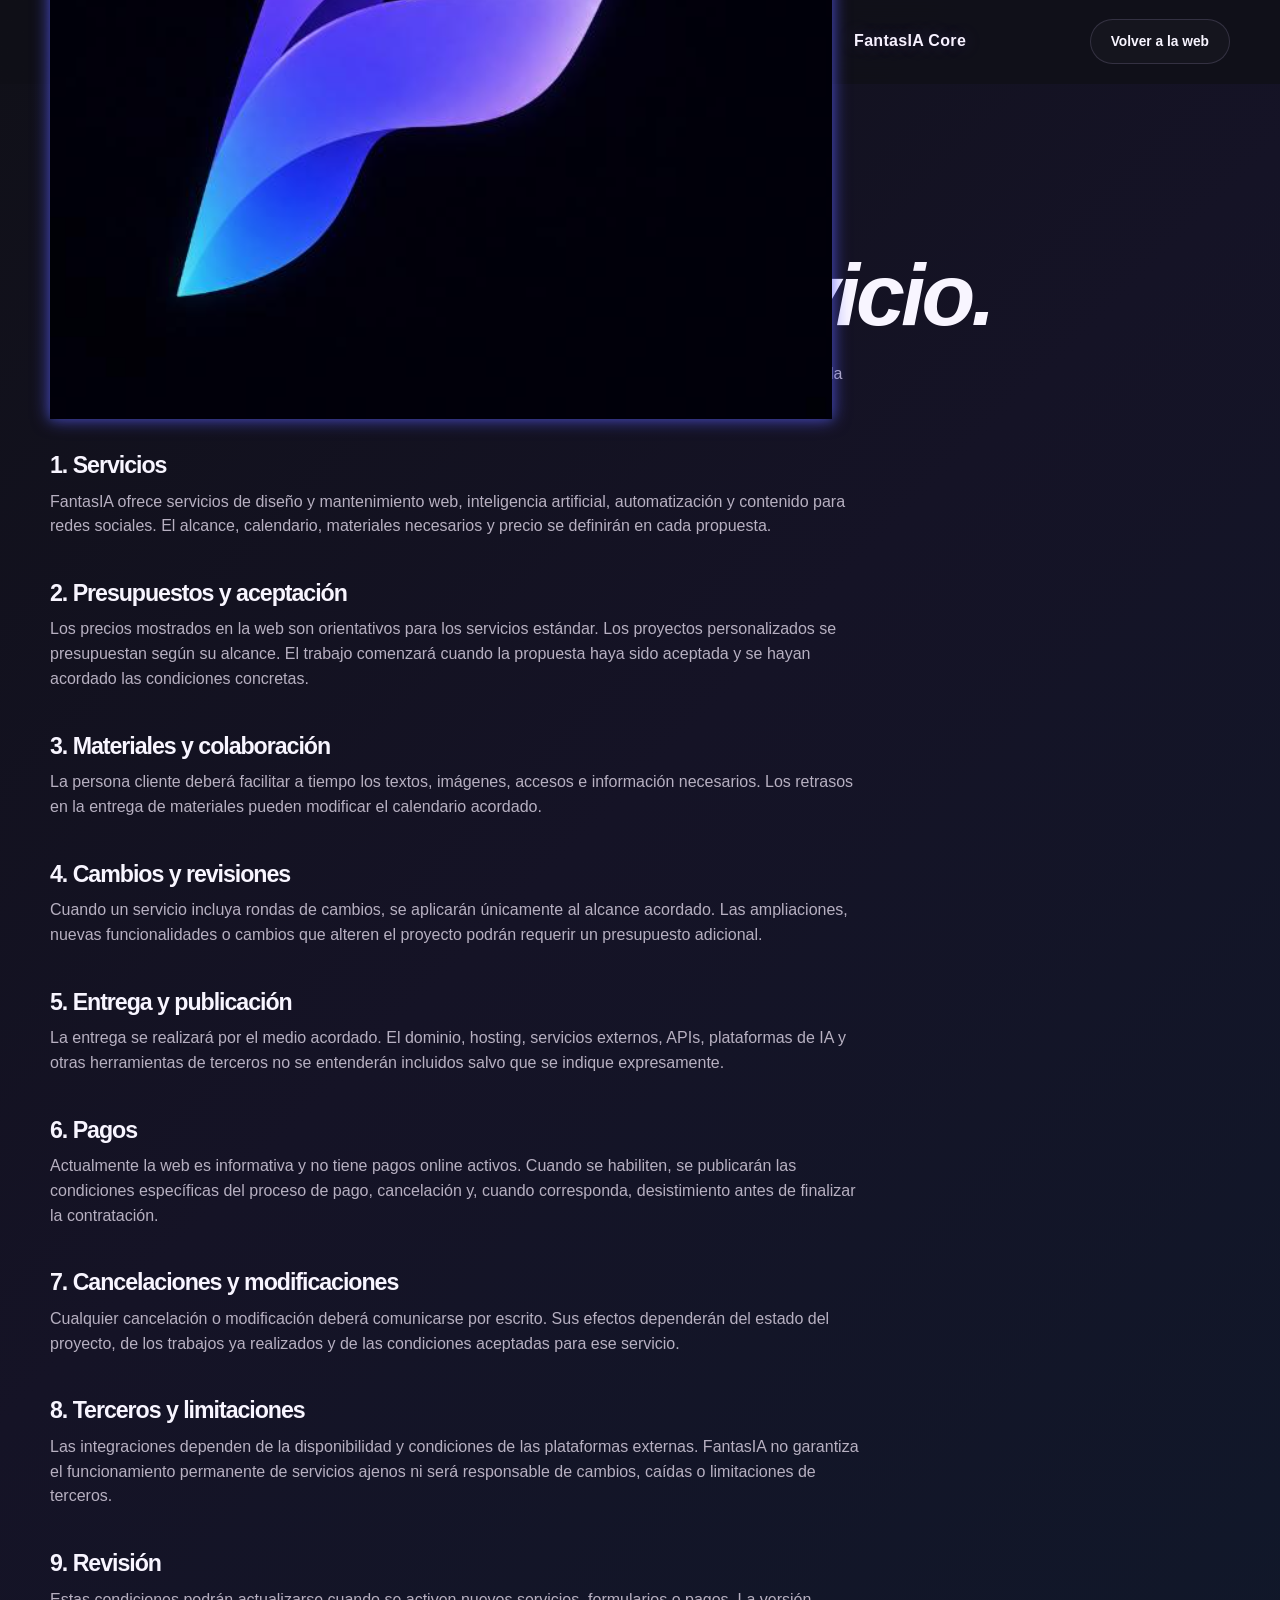
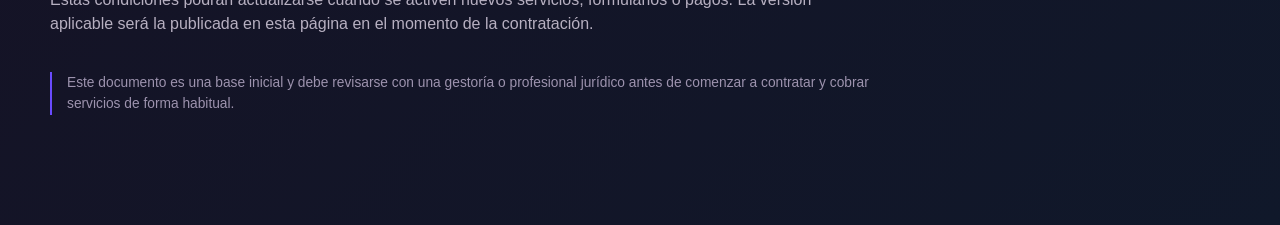
<file: condiciones-servicio.html>
<!doctype html>
<html lang="es">
<head>
<meta charset="UTF-8" />
<meta name="viewport" content="width=device-width, initial-scale=1.0" />
<title>Condiciones de servicio — FantasIA</title>
<link rel="stylesheet" href="styles.css" />
<link rel="stylesheet" href="compact.css" />
<style>.legal-page{padding:70px 0 110px}.legal-page h1{font-size:clamp(2.8rem,7vw,5.5rem);margin-bottom:20px}.legal-page h2{font-size:1.45rem;margin:42px 0 12px}.legal-page p,.legal-page li{color:#b7b0c1;max-width:820px}.legal-page ul{padding-left:22px}.legal-page li{margin:8px 0}.legal-back{display:inline-flex;color:#c7bbef;text-decoration:none;margin-bottom:28px}.legal-note{border-left:2px solid #6a4bff;padding-left:15px;color:#9d93ae!important;font-size:.86rem;margin-top:35px}</style>
</head>
<body>
<header class="site-header"><div class="container nav-wrap"><a class="brand" href="index.html#inicio"><img class="brand-logo" src="fantasia-mark.svg" alt="" aria-hidden="true" /><span class="brand-name">FantasIA</span></a><a class="button button-ghost" href="index.html">Volver a la web</a></div></header>
<main class="legal-page"><div class="container">
<a class="legal-back" href="index.html">← Volver</a><p class="eyebrow">Información de contratación</p><h1>Condiciones de <em>servicio.</em></h1>
<p>Estas condiciones son una base informativa para los servicios de FantasIA. Cada proyecto se concretará con la persona cliente antes de comenzar.</p>
<h2>1. Servicios</h2><p>FantasIA ofrece servicios de diseño y mantenimiento web, inteligencia artificial, automatización y contenido para redes sociales. El alcance, calendario, materiales necesarios y precio se definirán en cada propuesta.</p>
<h2>2. Presupuestos y aceptación</h2><p>Los precios mostrados en la web son orientativos para los servicios estándar. Los proyectos personalizados se presupuestan según su alcance. El trabajo comenzará cuando la propuesta haya sido aceptada y se hayan acordado las condiciones concretas.</p>
<h2>3. Materiales y colaboración</h2><p>La persona cliente deberá facilitar a tiempo los textos, imágenes, accesos e información necesarios. Los retrasos en la entrega de materiales pueden modificar el calendario acordado.</p>
<h2>4. Cambios y revisiones</h2><p>Cuando un servicio incluya rondas de cambios, se aplicarán únicamente al alcance acordado. Las ampliaciones, nuevas funcionalidades o cambios que alteren el proyecto podrán requerir un presupuesto adicional.</p>
<h2>5. Entrega y publicación</h2><p>La entrega se realizará por el medio acordado. El dominio, hosting, servicios externos, APIs, plataformas de IA y otras herramientas de terceros no se entenderán incluidos salvo que se indique expresamente.</p>
<h2>6. Pagos</h2><p>Actualmente la web es informativa y no tiene pagos online activos. Cuando se habiliten, se publicarán las condiciones específicas del proceso de pago, cancelación y, cuando corresponda, desistimiento antes de finalizar la contratación.</p>
<h2>7. Cancelaciones y modificaciones</h2><p>Cualquier cancelación o modificación deberá comunicarse por escrito. Sus efectos dependerán del estado del proyecto, de los trabajos ya realizados y de las condiciones aceptadas para ese servicio.</p>
<h2>8. Terceros y limitaciones</h2><p>Las integraciones dependen de la disponibilidad y condiciones de las plataformas externas. FantasIA no garantiza el funcionamiento permanente de servicios ajenos ni será responsable de cambios, caídas o limitaciones de terceros.</p>
<h2>9. Revisión</h2><p>Estas condiciones podrán actualizarse cuando se activen nuevos servicios, formularios o pagos. La versión aplicable será la publicada en esta página en el momento de la contratación.</p>
<p class="legal-note">Este documento es una base inicial y debe revisarse con una gestoría o profesional jurídico antes de comenzar a contratar y cobrar servicios de forma habitual.</p>
</div></main></body></html>
</file>
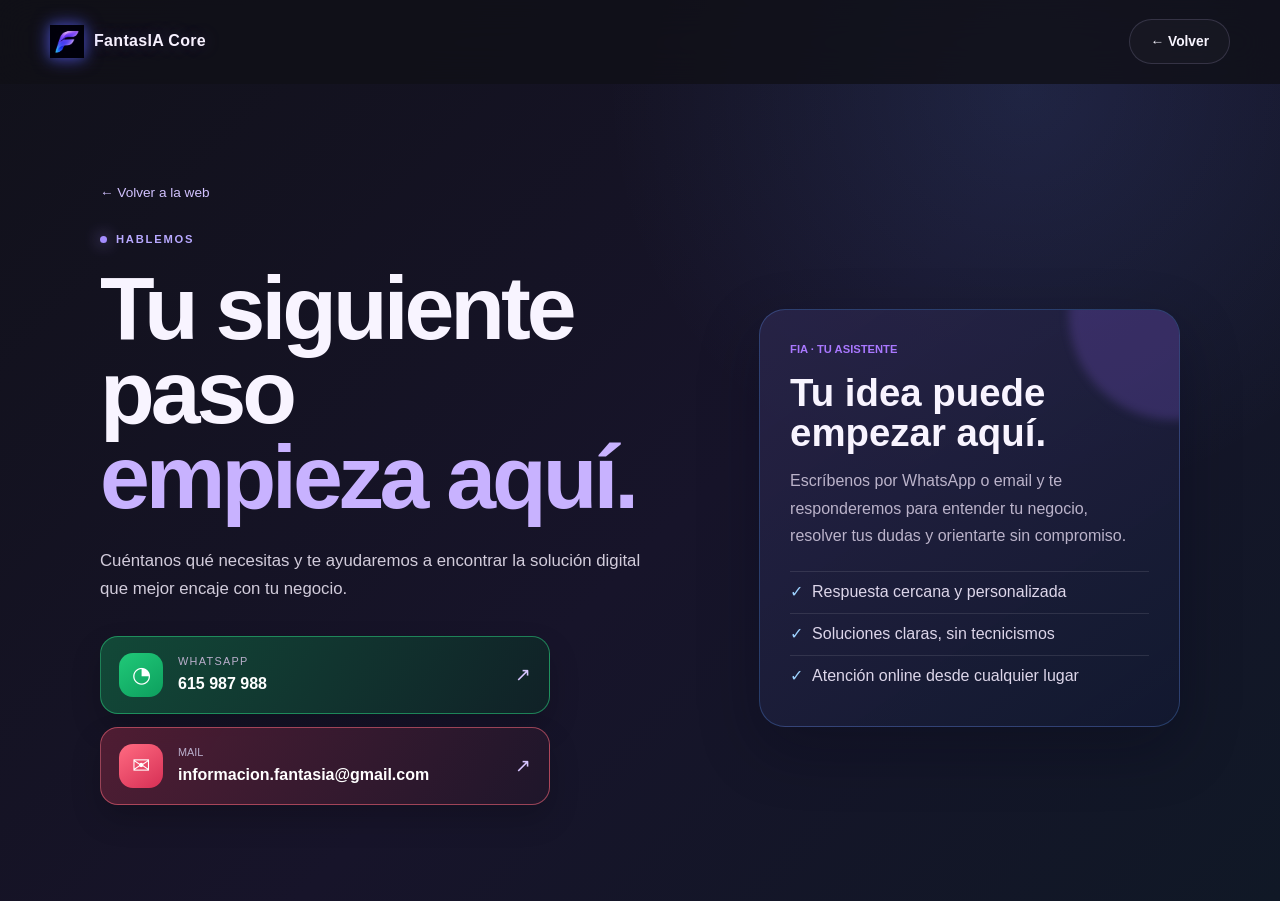
<file: contacto.html>
<!doctype html>
<html lang="es">
<head>
  <meta charset="UTF-8" />
  <meta name="viewport" content="width=device-width, initial-scale=1.0" />
  <meta name="description" content="Contacta con FantasIA Core y cuéntanos cómo podemos ayudarte." />
  <title>Hablemos — FantasIA Core</title>
  <link rel="stylesheet" href="styles.css" />
  <link rel="stylesheet" href="brand.css" />
  <link rel="stylesheet" href="compact.css" />
  <link rel="icon" href="fantasia-mark.svg" type="image/svg+xml" />
  <style>
    :root{--contact-bg:#11111a;--contact-panel:rgba(34,31,54,.82);--contact-border:rgba(154,104,255,.34);--contact-text:#f8f4ff;--contact-muted:#bbb3ca}
    body{background:radial-gradient(circle at 80% 10%,rgba(95,156,255,.12),transparent 32%),linear-gradient(135deg,#11111a,#17142a 55%,#101826);color:var(--contact-text)}
    .contact-landing{min-height:calc(100vh - 83px);display:grid;place-items:center;padding:clamp(42px,7vw,88px) 0}.contact-shell{width:min(100%,1080px)}
    .contact-back{display:inline-flex;align-items:center;gap:8px;color:#d2c2ff;text-decoration:none;font-size:.85rem;margin-bottom:28px;transition:transform .2s,color .2s}.contact-back:hover{color:#fff;transform:translateX(-3px)}
    .contact-grid{display:grid;grid-template-columns:minmax(0,1.15fr) minmax(300px,.85fr);gap:clamp(28px,7vw,96px);align-items:center}.contact-landing .eyebrow{margin-bottom:18px}.contact-landing h1{font-size:clamp(3rem,7vw,6.2rem);line-height:.94;max-width:650px}.contact-landing h1 em{color:#c8b2ff;font-style:normal}.contact-lead{color:#d2ccdb;font-size:1.05rem;line-height:1.65;max-width:550px;margin-top:28px}
    .contact-actions{display:grid;gap:13px;margin-top:34px;max-width:450px}.contact-action{display:flex;align-items:center;gap:15px;padding:16px 18px;border:1px solid var(--contact-border);border-radius:18px;color:var(--contact-text);text-decoration:none;background:linear-gradient(120deg,rgba(45,35,76,.92),rgba(18,25,46,.9));box-shadow:0 14px 30px rgba(0,0,0,.18);transition:transform .25s,border-color .25s,box-shadow .25s}.contact-action:hover{transform:translateY(-3px);border-color:#a978ff;box-shadow:0 18px 36px rgba(73,54,147,.28)}.contact-action-icon{display:grid;place-items:center;width:44px;height:44px;flex:none;border-radius:14px;background:linear-gradient(145deg,#9d6eff,#4c83ed);color:white;font-size:1.35rem}.contact-action--mail .contact-action-icon{background:linear-gradient(145deg,#d2b9ff,#779eff)}.contact-action small{display:block;color:#b9aecb;font-size:.68rem;letter-spacing:.12em;text-transform:uppercase}.contact-action strong{display:block;color:#fff;font-size:1rem;margin-top:2px;word-break:break-word}.contact-action-arrow{margin-left:auto;color:#d7c5ff;font-size:1.2rem}
    .contact-note{padding:30px;border:1px solid rgba(95,156,255,.28);border-radius:26px;background:linear-gradient(145deg,rgba(43,38,76,.8),rgba(18,25,48,.88));box-shadow:0 22px 60px rgba(6,8,22,.3);position:relative;overflow:hidden}.contact-note:before{content:"";position:absolute;width:210px;height:210px;border-radius:50%;right:-100px;top:-100px;background:rgba(154,104,255,.2);filter:blur(5px)}.contact-note>*{position:relative}.contact-note .note-kicker{color:#a978ff;font-size:.7rem;letter-spacing:.16em;text-transform:uppercase;font-weight:700}.contact-note h2{font-size:clamp(1.7rem,3vw,2.5rem);margin:14px 0}.contact-note p{color:var(--contact-muted);line-height:1.7}.contact-note ul{padding:0;margin:22px 0 0;list-style:none;color:#ddd6ea}.contact-note li{padding:8px 0;border-top:1px solid rgba(255,255,255,.1)}.contact-note li:before{content:"✓";color:#9ed3ff;margin-right:9px}
    @media(max-width:720px){.nav-wrap{height:72px}.contact-landing{min-height:calc(100vh - 72px);padding:32px 0 60px}.contact-grid{grid-template-columns:1fr;gap:34px}.contact-landing h1{font-size:clamp(3rem,15vw,4.6rem);max-width:450px}.contact-lead{font-size:.95rem;margin-top:22px}.contact-actions{margin-top:27px}.contact-action{padding:14px}.contact-note{padding:24px;border-radius:20px}.site-header .button{font-size:.72rem;padding:10px 13px}.brand-name{font-size:.82rem}}
  </style>
</head>
<body>
  <header class="site-header"><div class="container nav-wrap"><a class="brand" href="index.html#inicio" aria-label="FantasIA Core, inicio"><img class="brand-logo" src="fantasia-mark.svg" alt="" aria-hidden="true" /><span class="brand-name">FantasIA Core</span></a><a class="button button-ghost" href="index.html">← Volver</a></div></header>
  <main class="contact-landing"><div class="container contact-shell"><a class="contact-back" href="index.html">← Volver a la web</a><div class="contact-grid"><section><p class="eyebrow"><span class="eyebrow-dot"></span> Hablemos</p><h1>Tu siguiente paso<br /><em>empieza aquí.</em></h1><p class="contact-lead">Cuéntanos qué necesitas y te ayudaremos a encontrar la solución digital que mejor encaje con tu negocio.</p><div class="contact-actions"><a class="contact-action" href="https://wa.me/34615987988?text=Hola%2C%20me%20gustar%C3%ADa%20hablar%20sobre%20una%20soluci%C3%B3n%20digital%20para%20mi%20negocio." target="_blank" rel="noopener"><span class="contact-action-icon">◔</span><span><small>WhatsApp</small><strong>615 987 988</strong></span><span class="contact-action-arrow">↗</span></a><a class="contact-action contact-action--mail" href="mailto:informacion.fantasia@gmail.com"><span class="contact-action-icon">✉</span><span><small>Email</small><strong>informacion.fantasia@gmail.com</strong></span><span class="contact-action-arrow">↗</span></a></div></section><aside class="contact-note"><p class="note-kicker">Estamos para ayudarte</p><h2>Cuéntanos tu idea.</h2><p>Escríbenos por WhatsApp o email y te responderemos para entender tu negocio, resolver tus dudas y orientarte sin compromiso.</p><ul><li>Respuesta cercana y personalizada</li><li>Soluciones claras, sin tecnicismos</li><li>Atención online desde cualquier lugar</li></ul></aside></div></div></main>
</body>
</html>

<style>
/* Contacto: canales con color propio y FIA como guía visual. */
.contact-action:not(.contact-action--mail){background:linear-gradient(120deg,rgba(18,76,57,.94),rgba(16,34,39,.94));border-color:rgba(44,214,131,.52)}
.contact-action:not(.contact-action--mail) .contact-action-icon{background:linear-gradient(145deg,#20c978,#0d9f5e)}
.contact-action:not(.contact-action--mail):hover{border-color:#64efaa;box-shadow:0 18px 36px rgba(32,201,120,.2)}
.contact-action--mail{background:linear-gradient(120deg,rgba(82,30,52,.95),rgba(31,22,43,.94));border-color:rgba(255,105,125,.54)}
.contact-action--mail .contact-action-icon{background:linear-gradient(145deg,#ff6b81,#d62f55)}
.contact-action--mail:hover{border-color:#ff9daa;box-shadow:0 18px 36px rgba(214,47,85,.22)}
.contact-action--mail small{font-size:0}.contact-action--mail small:after{content:'Mail';font-size:.68rem}
.contact-note .note-kicker{font-size:0}.contact-note .note-kicker:after{content:'FIA · Tu asistente';font-size:.7rem}.contact-note h2{font-size:0}.contact-note h2:after{content:'Tu idea puede empezar aquí.';font-size:clamp(1.7rem,3vw,2.5rem)}
</style>
</file>
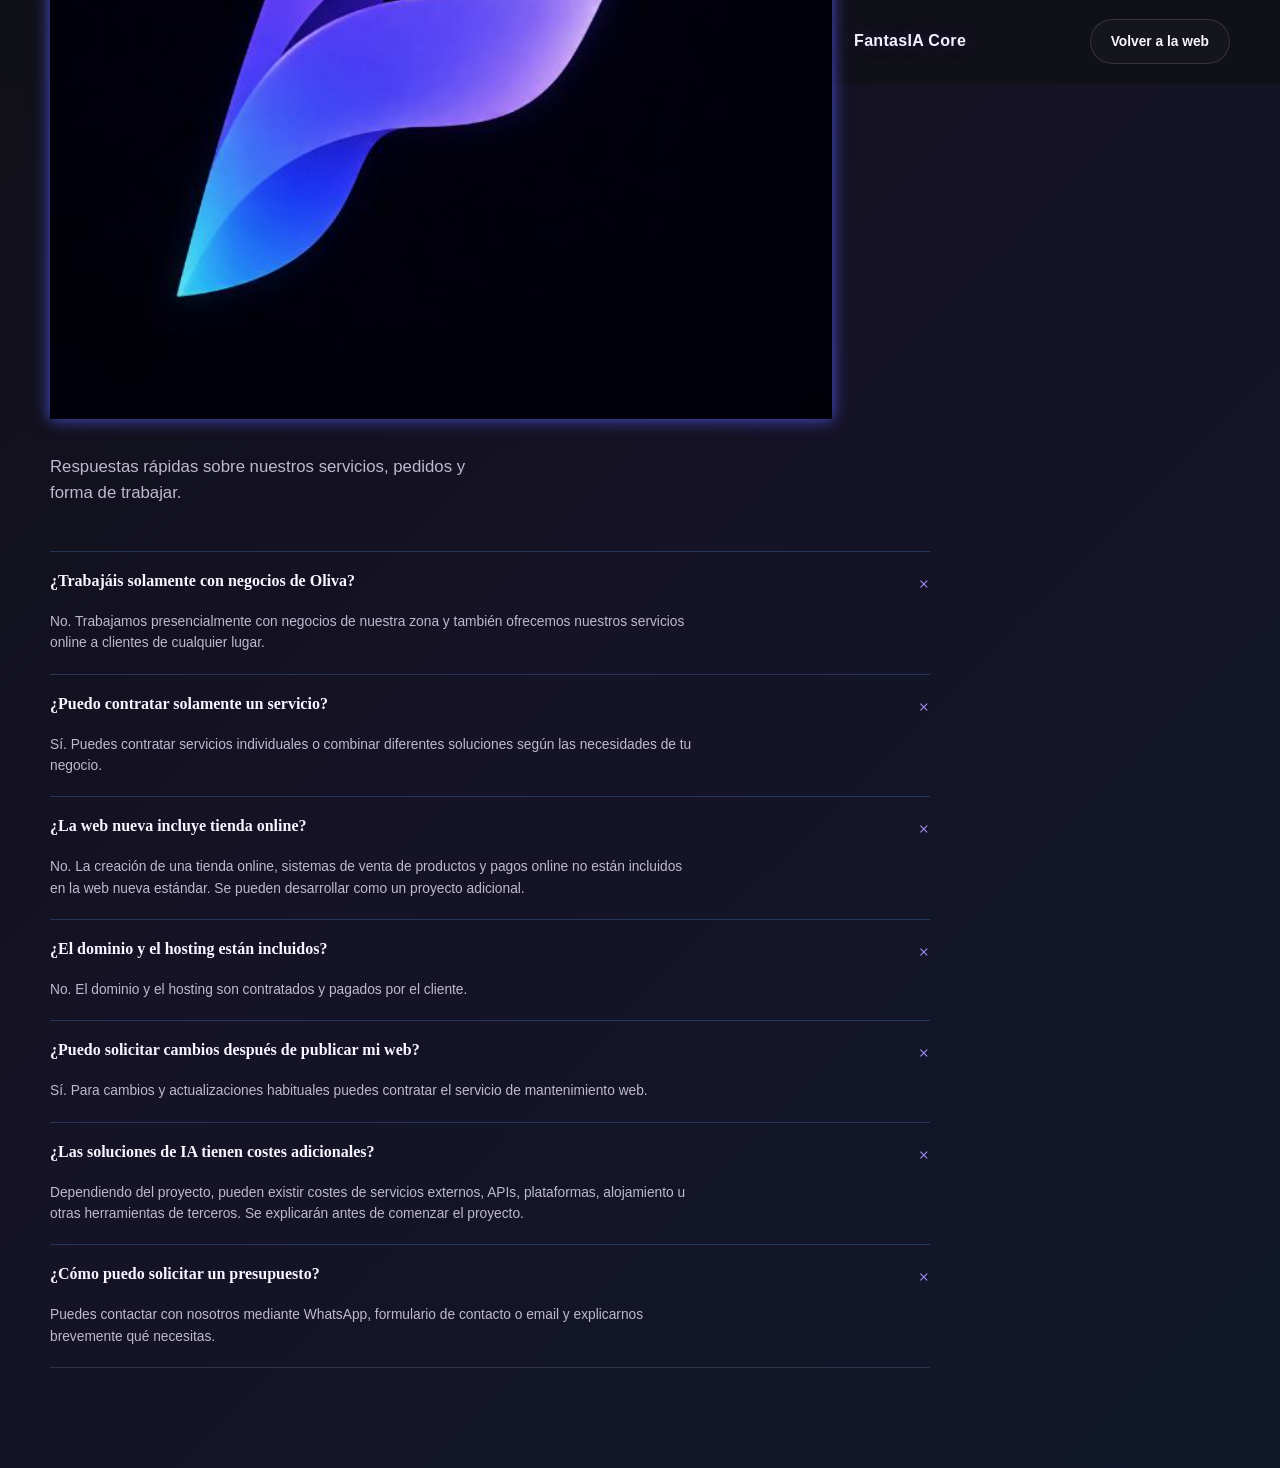
<file: faq.html>
<!doctype html>
<html lang="es"><head><meta charset="UTF-8" /><meta name="viewport" content="width=device-width, initial-scale=1.0" /><title>FAQ — FantasIA</title><link rel="stylesheet" href="styles.css" /><link rel="stylesheet" href="compact.css" /><style>.faq-landing{padding:65px 0 100px}.faq-landing h1{font-size:clamp(2.8rem,7vw,5.5rem)}.faq-landing .faq-list{max-width:880px;margin:45px 0 0}.faq-landing details{border-color:rgba(95,156,255,.25)}.faq-back{display:inline-flex;color:#c7bbef;text-decoration:none;margin-bottom:28px}</style></head><body><header class="site-header"><div class="container nav-wrap"><a class="brand" href="index.html#inicio"><img class="brand-logo" src="fantasia-mark.svg" alt="" aria-hidden="true" /><span class="brand-name">FantasIA</span></a><a class="button button-ghost" href="index.html">Volver a la web</a></div></header><main class="faq-landing"><div class="container"><a class="faq-back" href="index.html">← Volver</a><p class="eyebrow">Preguntas frecuentes</p><h1>Lo importante,<br /><em>claro.</em></h1><p class="section-intro" style="margin-top:20px">Respuestas rápidas sobre nuestros servicios, pedidos y forma de trabajar.</p><div class="faq-list"><details open><summary>¿Trabajáis solamente con negocios de Oliva?<span>+</span></summary><p>No. Trabajamos presencialmente con negocios de nuestra zona y también ofrecemos nuestros servicios online a clientes de cualquier lugar.</p></details><details open><summary>¿Puedo contratar solamente un servicio?<span>+</span></summary><p>Sí. Puedes contratar servicios individuales o combinar diferentes soluciones según las necesidades de tu negocio.</p></details><details open><summary>¿La web nueva incluye tienda online?<span>+</span></summary><p>No. La creación de una tienda online, sistemas de venta de productos y pagos online no están incluidos en la web nueva estándar. Se pueden desarrollar como un proyecto adicional.</p></details><details open><summary>¿El dominio y el hosting están incluidos?<span>+</span></summary><p>No. El dominio y el hosting son contratados y pagados por el cliente.</p></details><details open><summary>¿Puedo solicitar cambios después de publicar mi web?<span>+</span></summary><p>Sí. Para cambios y actualizaciones habituales puedes contratar el servicio de mantenimiento web.</p></details><details open><summary>¿Las soluciones de IA tienen costes adicionales?<span>+</span></summary><p>Dependiendo del proyecto, pueden existir costes de servicios externos, APIs, plataformas, alojamiento u otras herramientas de terceros. Se explicarán antes de comenzar el proyecto.</p></details><details open><summary>¿Cómo puedo solicitar un presupuesto?<span>+</span></summary><p>Puedes contactar con nosotros mediante WhatsApp, formulario de contacto o email y explicarnos brevemente qué necesitas.</p></details></div></div></main></body></html>
</file>
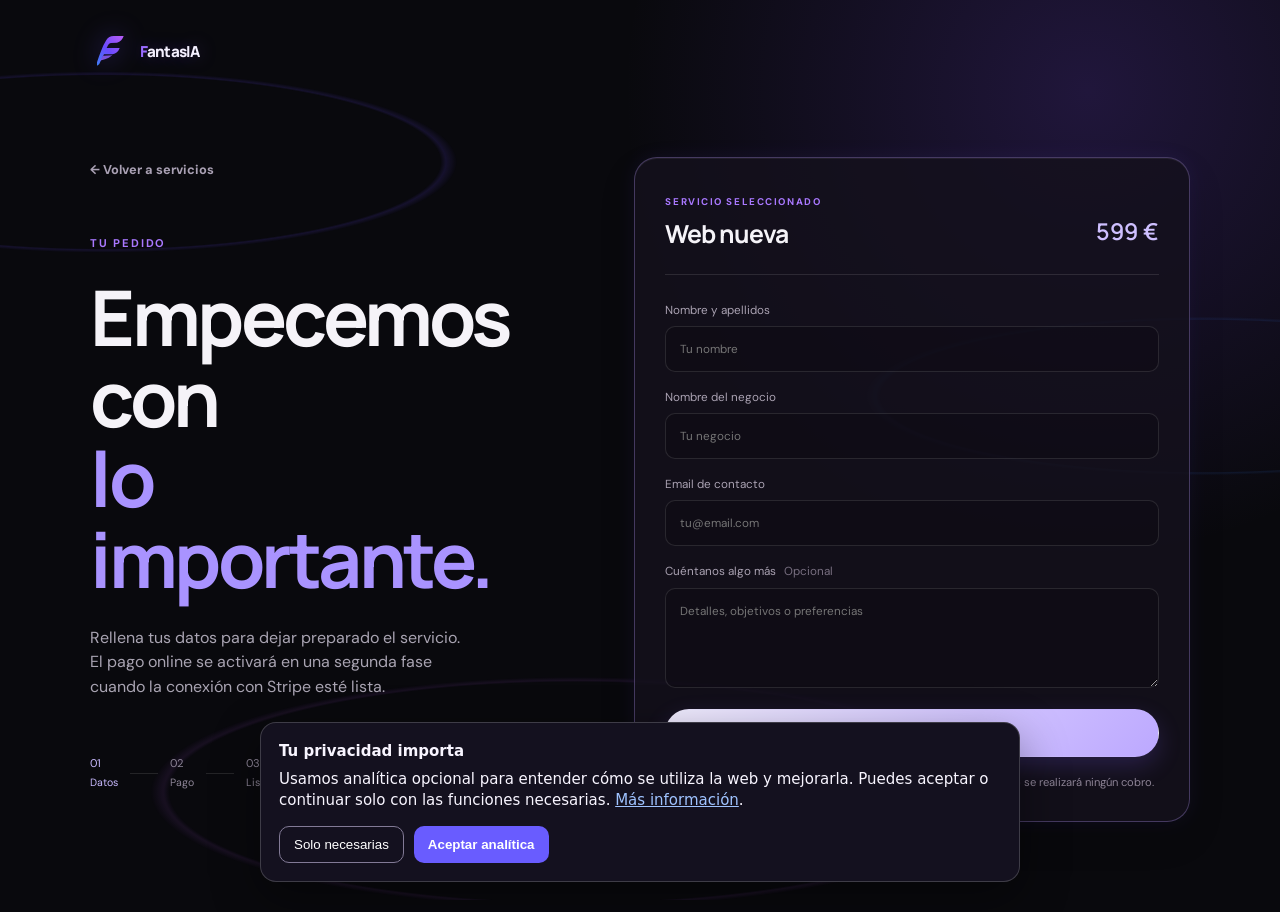
<file: pedido.html>
<!doctype html>
<html lang="es">
  <head>
    <meta charset="UTF-8" />
    <meta name="viewport" content="width=device-width, initial-scale=1.0" />
    <script src="analytics.js"></script>
    <title>Tu pedido — FantasIA</title>
    <link rel="preconnect" href="https://fonts.googleapis.com" />
    <link rel="preconnect" href="https://fonts.gstatic.com" crossorigin />
    <link href="https://fonts.googleapis.com/css2?family=DM+Sans:wght@400;500;600;700&family=Manrope:wght@500;600;700;800&display=swap" rel="stylesheet" />
    <link rel="stylesheet" href="styles.css" />
    <link rel="stylesheet" href="polish.css" />
    <link rel="stylesheet" href="enhance.css" />
    <link rel="stylesheet" href="brand.css" />
    <link rel="stylesheet" href="icons.css" />
    <link rel="stylesheet" href="finish.css" />
    <link rel="stylesheet" href="motion.css" />
    <link rel="stylesheet" href="contrast.css" />
    <link rel="stylesheet" href="fia.css" />
    <link rel="stylesheet" href="robot-polish.css" />
    <link rel="stylesheet" href="fia-intro.css" />
    <link rel="stylesheet" href="fia-state.css" />
    <link rel="stylesheet" href="welcome.css" />
    <link rel="stylesheet" href="final-polish.css" />
    <link rel="stylesheet" href="icons-consistency.css" />
  </head>
  <body class="order-page">
    <main class="order-shell">
      <a class="brand order-brand" href="index.html#inicio"><img class="brand-logo" src="fantasia-mark.svg" alt="" aria-hidden="true" /><span class="brand-name">FantasIA</span></a>
      <div class="order-layout">
        <section class="order-intro"><a class="back-link" href="index.html#servicios">← Volver a servicios</a><p class="eyebrow">Tu pedido</p><h1>Empecemos con<br /><em>lo importante.</em></h1><p>Rellena tus datos para dejar preparado el servicio. El pago online se activará en una segunda fase cuando la conexión con Stripe esté lista.</p><div class="order-steps"><span class="active">01 <small>Datos</small></span><i></i><span>02 <small>Pago</small></span><i></i><span>03 <small>Listo</small></span></div></section>
        <section class="order-card"><div class="selected-service"><div><span class="area-label">Servicio seleccionado</span><h2 id="service-name">Cargando…</h2></div><div class="selected-price" id="service-price">—</div></div><form id="order-form"><label>Nombre y apellidos<input name="name" required placeholder="Tu nombre" /></label><label>Nombre del negocio<input name="business" required placeholder="Tu negocio" /></label><label>Email de contacto<input type="email" name="email" required placeholder="tu@email.com" /></label><label>Cuéntanos algo más <span class="optional">Opcional</span><textarea name="notes" rows="4" placeholder="Detalles, objetivos o preferencias"></textarea></label><button class="button button-primary" type="submit">Continuar al pago <span>→</span></button><p class="payment-hold"><span>◷</span> El pago online estará disponible próximamente. Ahora mismo no se realizará ningún cobro.</p></form><div class="order-success" id="order-success" hidden><span class="success-mark">✓</span><h2>Datos guardados</h2><p>Esta es una vista previa del flujo de compra. El pago todavía no está activo. Te contactaremos para continuar con el servicio.</p><a class="button button-primary" href="index.html#inicio">Volver a la web</a></div></section>
      </div>
    </main>
    <script src="order.js"></script>
  </body>
</html>
</file>
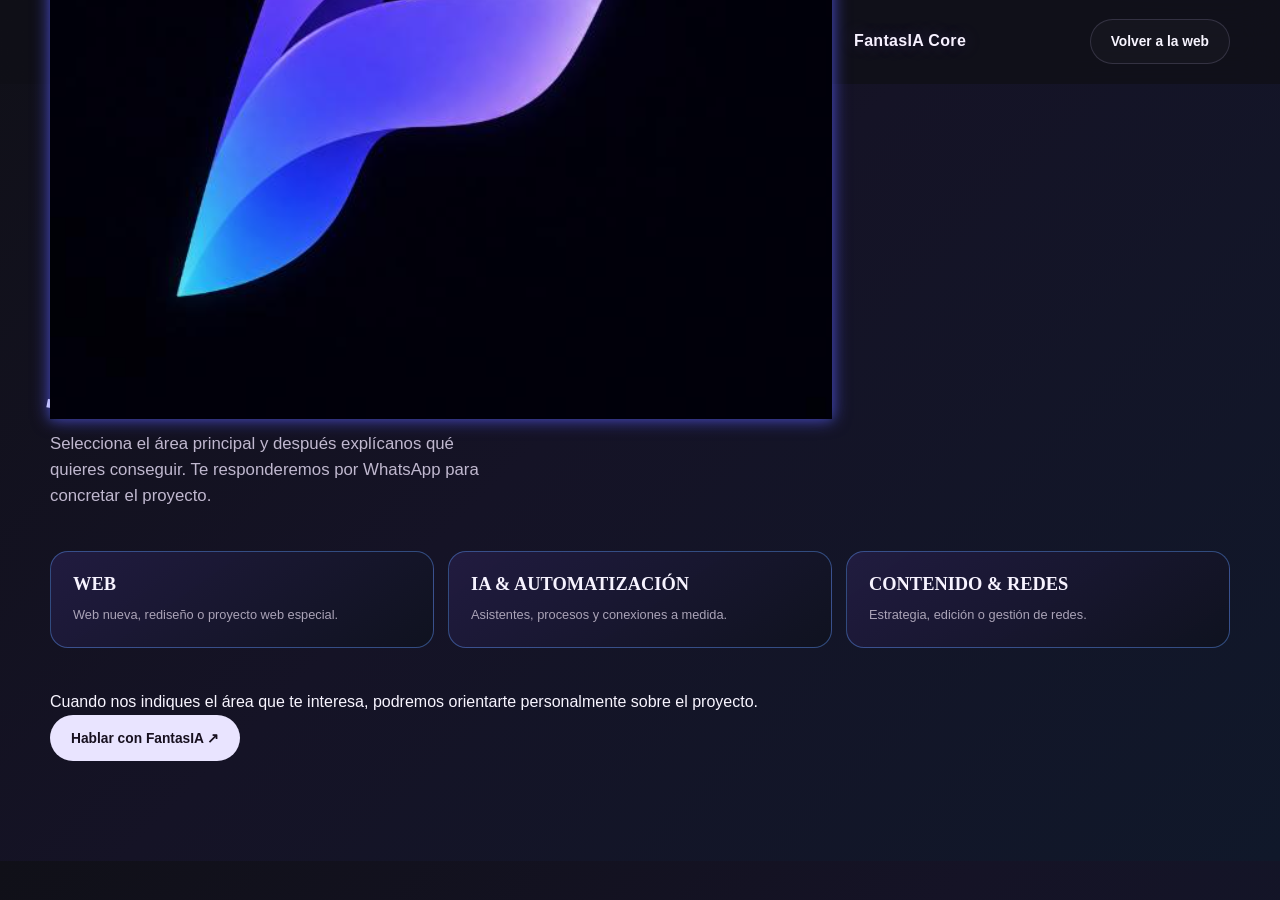
<file: personalizado.html>
<!doctype html>
<html lang="es"><head><meta charset="UTF-8" /><meta name="viewport" content="width=device-width, initial-scale=1.0" /><title>Servicio personalizado — FantasIA</title><link rel="stylesheet" href="styles.css" /><link rel="stylesheet" href="compact.css" /><style>.custom-landing{padding:70px 0 100px}.custom-landing h1{font-size:clamp(2.8rem,7vw,5.5rem)}.custom-options{display:grid;grid-template-columns:repeat(3,1fr);gap:14px;margin:42px 0}.custom-option{display:flex;flex-direction:column;gap:10px;padding:22px;border:1.9px solid rgba(95,156,255,.42);border-radius:18px;background:linear-gradient(145deg,rgba(35,29,67,.9),rgba(15,18,31,.95));color:#f7f3ff;text-decoration:none;transition:.25s}.custom-option:hover{transform:translateY(-4px);border-color:#9a68ff;box-shadow:0 0 25px rgba(106,75,255,.18)}.custom-option strong{font:800 1.15rem Manrope}.custom-option span{color:#aaa3b7;font-size:.8rem}.custom-form{max-width:700px}.custom-form label{display:block;color:#aaa3b7;font-size:.78rem;margin-top:15px}.custom-form input,.custom-form textarea,.custom-form select{display:block;width:100%;margin-top:7px;border:1px solid rgba(255,255,255,.15);border-radius:11px;background:rgba(0,0,0,.22);color:#fff;padding:14px;font:inherit}.custom-form textarea{resize:vertical}.custom-form button{margin-top:22px}@media(max-width:720px){.custom-landing{padding-top:45px}.custom-options{grid-template-columns:1fr;margin:28px 0}}
</style></head><body><header class="site-header"><div class="container nav-wrap"><a class="brand" href="index.html#inicio"><img class="brand-logo" src="fantasia-mark.svg" alt="" aria-hidden="true" /><span class="brand-name">FantasIA</span></a><a class="button button-ghost" href="index.html">Volver a la web</a></div></header><main class="custom-landing"><div class="container"><a class="contact-back" href="index.html">← Volver</a><p class="eyebrow">Servicio personalizado</p><h1>Cuéntanos tu idea<br /><em>y la aterrizamos.</em></h1><p class="section-intro" style="margin-top:20px">Selecciona el área principal y después explícanos qué quieres conseguir. Te responderemos por WhatsApp para concretar el proyecto.</p><div class="custom-options"><a class="custom-option" href="contacto.html" data-area="Web"><strong>WEB</strong><span>Web nueva, rediseño o proyecto web especial.</span></a><a class="custom-option" href="contacto.html" data-area="IA y automatización"><strong>IA & AUTOMATIZACIÓN</strong><span>Asistentes, procesos y conexiones a medida.</span></a><a class="custom-option" href="contacto.html" data-area="Contenido y redes"><strong>CONTENIDO & REDES</strong><span>Estrategia, edición o gestión de redes.</span></a></div><div class="contact-note"><p>Cuando nos indiques el área que te interesa, podremos orientarte personalmente sobre el proyecto.</p><a class="button button-primary" href="contacto.html">Hablar con FantasIA ↗</a></div></div></main><script></script></body></html>
</file>
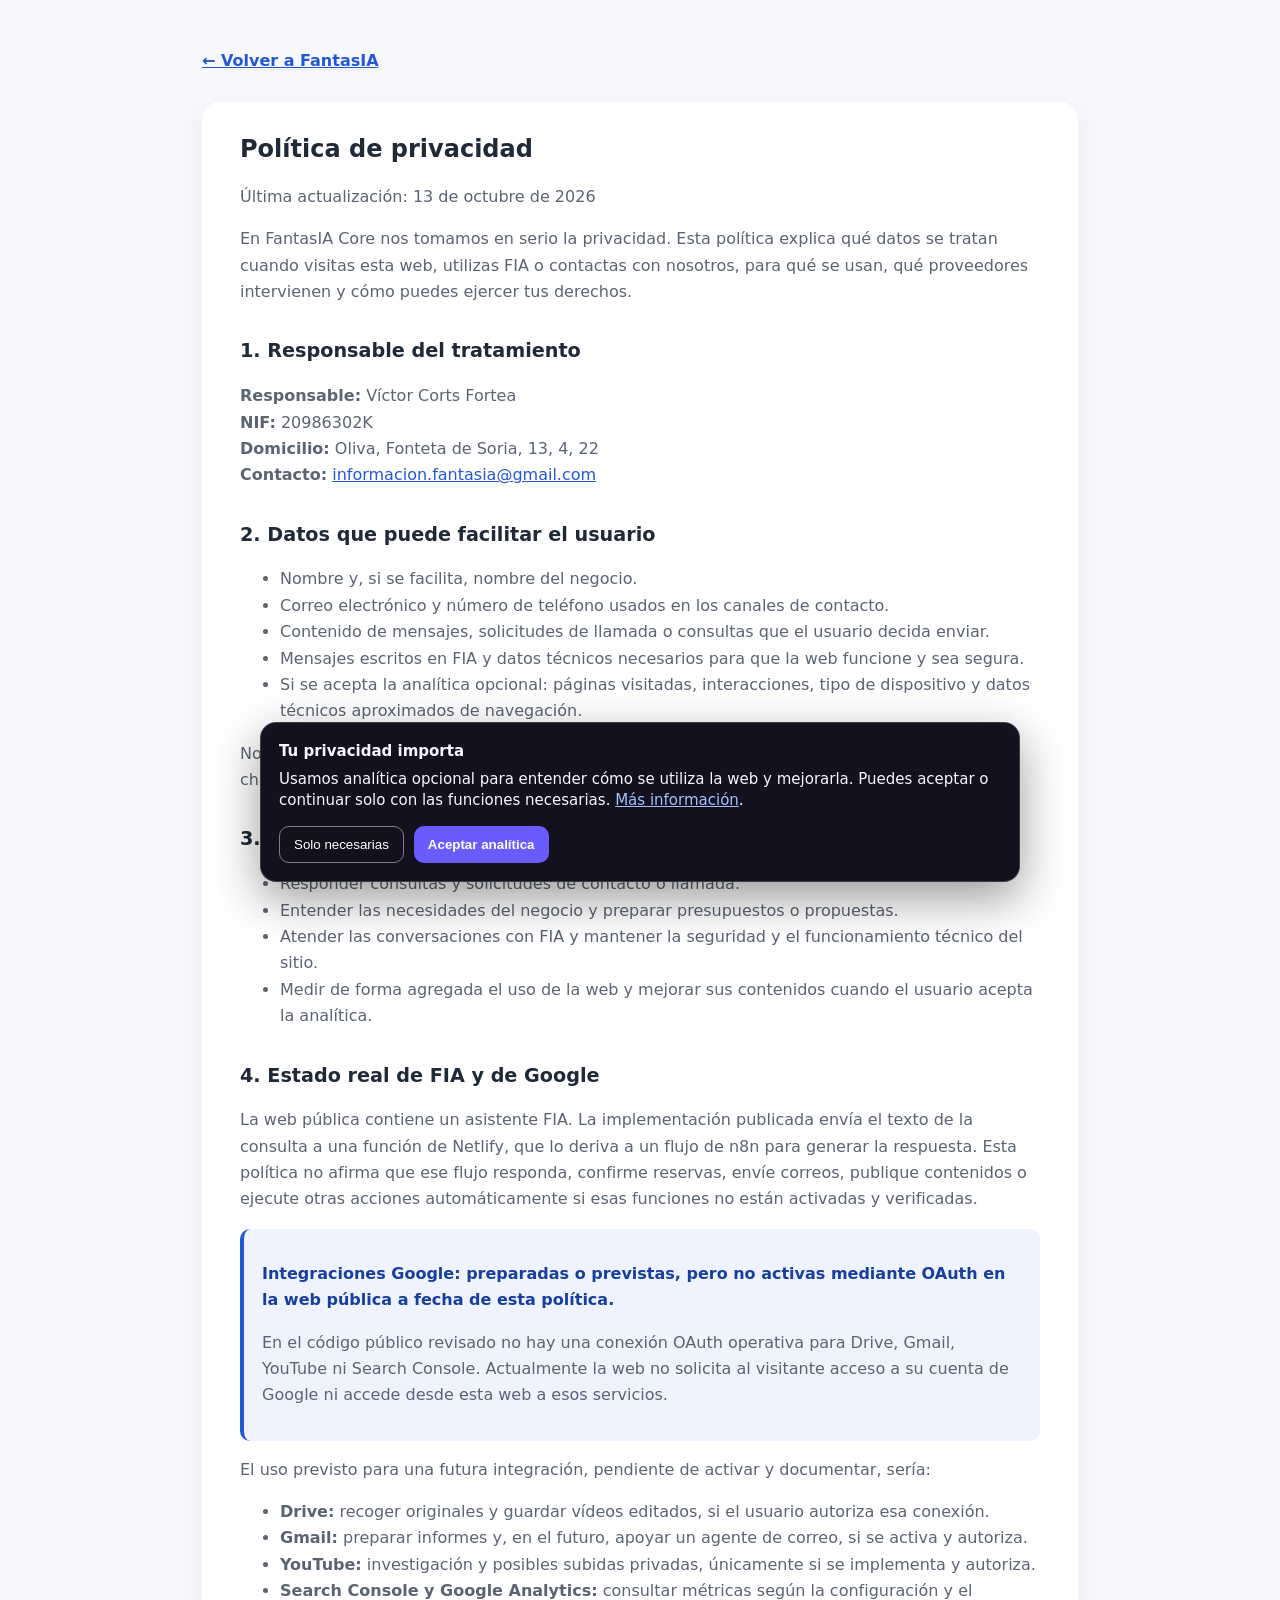
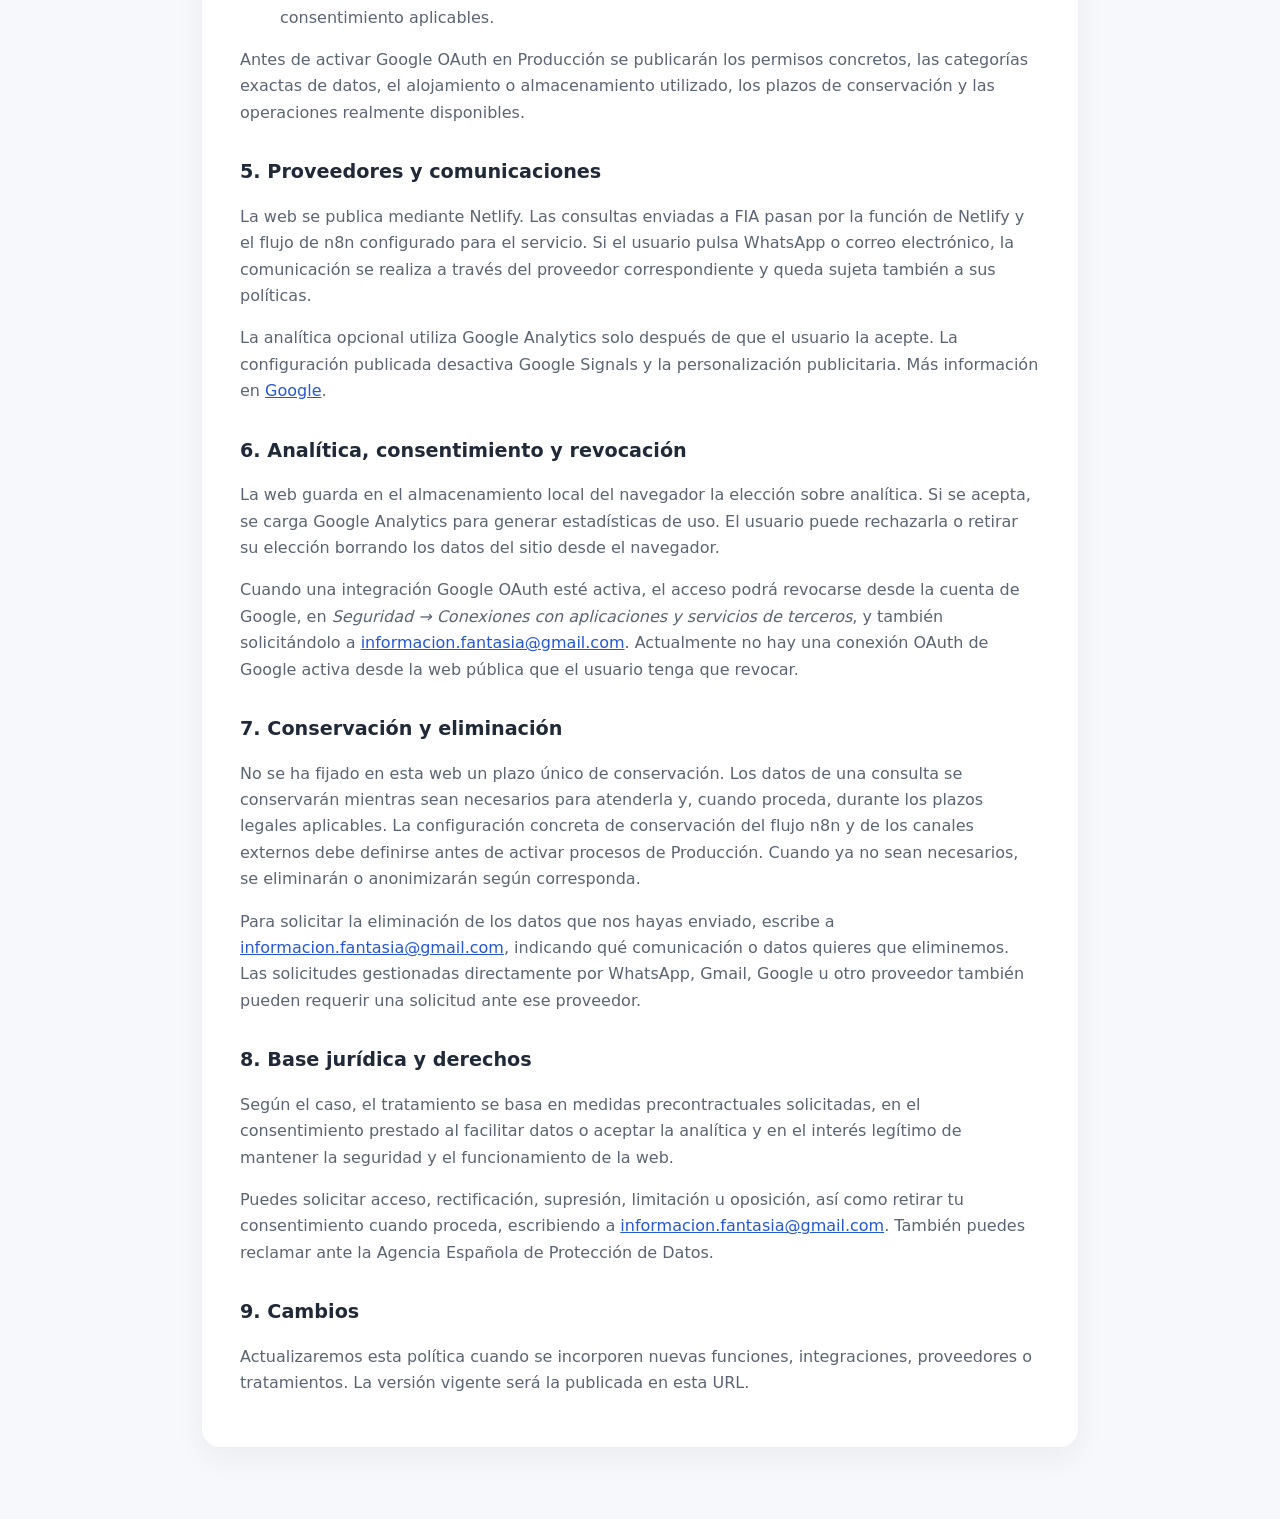
<file: politica-de-privacidad.html>
<!doctype html>
<html lang="es">
<head>
<meta charset="utf-8"><meta name="viewport" content="width=device-width, initial-scale=1">
<title>Política de privacidad — FantasIA Core</title>
<meta name="description" content="Política de privacidad de FantasIA Core."><script src="analytics.js"></script>
<style>:root{color-scheme:light;--ink:#1f2937;--muted:#5b6472;--accent:#2457d6;--bg:#f7f8fb;--card:#fff}*{box-sizing:border-box}body{margin:0;background:var(--bg);color:var(--ink);font:16px/1.65 system-ui,-apple-system,Segoe UI,sans-serif}main{max-width:920px;margin:0 auto;padding:48px 22px 72px}article{background:var(--card);padding:34px 38px;border-radius:18px;box-shadow:0 10px 30px #1f29370f}h1{line-height:1.15;margin-top:0}h2{margin-top:30px;font-size:1.2rem}p,li{color:var(--muted)}a{color:var(--accent)}.back{display:inline-block;margin-bottom:28px;font-weight:600}.note{padding:16px 18px;border-left:4px solid var(--accent);background:#eef3ff;border-radius:10px}.status{font-weight:700;color:#183f9e}</style>
</head>
<body><main><a class="back" href="/">← Volver a FantasIA</a><article>
<h1>Política de privacidad</h1><p>Última actualización: 13 de octubre de 2026</p>
<p>En FantasIA Core nos tomamos en serio la privacidad. Esta política explica qué datos se tratan cuando visitas esta web, utilizas FIA o contactas con nosotros, para qué se usan, qué proveedores intervienen y cómo puedes ejercer tus derechos.</p>
<h2>1. Responsable del tratamiento</h2><p><strong>Responsable:</strong> Víctor Corts Fortea<br><strong>NIF:</strong> 20986302K<br><strong>Domicilio:</strong> Oliva, Fonteta de Soria, 13, 4, 22<br><strong>Contacto:</strong> <a href="mailto:informacion.fantasia@gmail.com">informacion.fantasia@gmail.com</a></p>
<h2>2. Datos que puede facilitar el usuario</h2><ul><li>Nombre y, si se facilita, nombre del negocio.</li><li>Correo electrónico y número de teléfono usados en los canales de contacto.</li><li>Contenido de mensajes, solicitudes de llamada o consultas que el usuario decida enviar.</li><li>Mensajes escritos en FIA y datos técnicos necesarios para que la web funcione y sea segura.</li><li>Si se acepta la analítica opcional: páginas visitadas, interacciones, tipo de dispositivo y datos técnicos aproximados de navegación.</li></ul><p>No se solicitan datos especialmente sensibles. Recomendamos no introducirlos en formularios, chats ni mensajes.</p>
<h2>3. Para qué se usan</h2><ul><li>Responder consultas y solicitudes de contacto o llamada.</li><li>Entender las necesidades del negocio y preparar presupuestos o propuestas.</li><li>Atender las conversaciones con FIA y mantener la seguridad y el funcionamiento técnico del sitio.</li><li>Medir de forma agregada el uso de la web y mejorar sus contenidos cuando el usuario acepta la analítica.</li></ul>
<h2>4. Estado real de FIA y de Google</h2><p>La web pública contiene un asistente FIA. La implementación publicada envía el texto de la consulta a una función de Netlify, que lo deriva a un flujo de n8n para generar la respuesta. Esta política no afirma que ese flujo responda, confirme reservas, envíe correos, publique contenidos o ejecute otras acciones automáticamente si esas funciones no están activadas y verificadas.</p>
<div class="note"><p class="status">Integraciones Google: preparadas o previstas, pero no activas mediante OAuth en la web pública a fecha de esta política.</p><p>En el código público revisado no hay una conexión OAuth operativa para Drive, Gmail, YouTube ni Search Console. Actualmente la web no solicita al visitante acceso a su cuenta de Google ni accede desde esta web a esos servicios.</p></div>
<p>El uso previsto para una futura integración, pendiente de activar y documentar, sería:</p><ul><li><strong>Drive:</strong> recoger originales y guardar vídeos editados, si el usuario autoriza esa conexión.</li><li><strong>Gmail:</strong> preparar informes y, en el futuro, apoyar un agente de correo, si se activa y autoriza.</li><li><strong>YouTube:</strong> investigación y posibles subidas privadas, únicamente si se implementa y autoriza.</li><li><strong>Search Console y Google Analytics:</strong> consultar métricas según la configuración y el consentimiento aplicables.</li></ul><p>Antes de activar Google OAuth en Producción se publicarán los permisos concretos, las categorías exactas de datos, el alojamiento o almacenamiento utilizado, los plazos de conservación y las operaciones realmente disponibles.</p>
<h2>5. Proveedores y comunicaciones</h2><p>La web se publica mediante Netlify. Las consultas enviadas a FIA pasan por la función de Netlify y el flujo de n8n configurado para el servicio. Si el usuario pulsa WhatsApp o correo electrónico, la comunicación se realiza a través del proveedor correspondiente y queda sujeta también a sus políticas.</p><p>La analítica opcional utiliza Google Analytics solo después de que el usuario la acepte. La configuración publicada desactiva Google Signals y la personalización publicitaria. Más información en <a href="https://policies.google.com/technologies/partner-sites" rel="noopener" target="_blank">Google</a>.</p>
<h2>6. Analítica, consentimiento y revocación</h2><p>La web guarda en el almacenamiento local del navegador la elección sobre analítica. Si se acepta, se carga Google Analytics para generar estadísticas de uso. El usuario puede rechazarla o retirar su elección borrando los datos del sitio desde el navegador.</p><p>Cuando una integración Google OAuth esté activa, el acceso podrá revocarse desde la cuenta de Google, en <em>Seguridad → Conexiones con aplicaciones y servicios de terceros</em>, y también solicitándolo a <a href="mailto:informacion.fantasia@gmail.com">informacion.fantasia@gmail.com</a>. Actualmente no hay una conexión OAuth de Google activa desde la web pública que el usuario tenga que revocar.</p>
<h2>7. Conservación y eliminación</h2><p>No se ha fijado en esta web un plazo único de conservación. Los datos de una consulta se conservarán mientras sean necesarios para atenderla y, cuando proceda, durante los plazos legales aplicables. La configuración concreta de conservación del flujo n8n y de los canales externos debe definirse antes de activar procesos de Producción. Cuando ya no sean necesarios, se eliminarán o anonimizarán según corresponda.</p><p>Para solicitar la eliminación de los datos que nos hayas enviado, escribe a <a href="mailto:informacion.fantasia@gmail.com">informacion.fantasia@gmail.com</a>, indicando qué comunicación o datos quieres que eliminemos. Las solicitudes gestionadas directamente por WhatsApp, Gmail, Google u otro proveedor también pueden requerir una solicitud ante ese proveedor.</p>
<h2>8. Base jurídica y derechos</h2><p>Según el caso, el tratamiento se basa en medidas precontractuales solicitadas, en el consentimiento prestado al facilitar datos o aceptar la analítica y en el interés legítimo de mantener la seguridad y el funcionamiento de la web.</p><p>Puedes solicitar acceso, rectificación, supresión, limitación u oposición, así como retirar tu consentimiento cuando proceda, escribiendo a <a href="mailto:informacion.fantasia@gmail.com">informacion.fantasia@gmail.com</a>. También puedes reclamar ante la Agencia Española de Protección de Datos.</p>
<h2>9. Cambios</h2><p>Actualizaremos esta política cuando se incorporen nuevas funciones, integraciones, proveedores o tratamientos. La versión vigente será la publicada en esta URL.</p>
</article></main></body></html>
</file>
<file: styles.css>
:root{--bg:#09090d;--panel:#111117;--panel-2:#17151f;--text:#f5f3f8;--muted:#a9a4b2;--line:rgba(255,255,255,.11);--purple:#8d6bff;--purple-2:#5e4bbd;--max:1180px}*{box-sizing:border-box}html{scroll-behavior:smooth}body{margin:0;background:var(--bg);color:var(--text);font-family:"DM Sans",Arial,sans-serif;line-height:1.55;overflow-x:hidden}h1,h2,h3,h4,p{margin:0}h1,h2,h3,h4{font-family:Manrope,Arial,sans-serif;letter-spacing:-.045em;line-height:1.05}h1{font-size:clamp(3.6rem,8vw,7rem);font-weight:700}h2{font-size:clamp(2.55rem,5vw,4.5rem)}h3{font-size:clamp(1.7rem,3vw,2.6rem)}h4{font-size:1.35rem;line-height:1.15}.container{width:min(calc(100% - 48px),var(--max));margin:0 auto}.page-glow{position:fixed;border-radius:50%;filter:blur(100px);pointer-events:none;z-index:-1;opacity:.18}.page-glow--one{width:350px;height:350px;background:#6642c7;top:5%;right:-100px}.page-glow--two{width:250px;height:250px;background:#303da1;left:-120px;top:55%}.site-header{position:sticky;top:0;z-index:20;background:rgba(9,9,13,.76);backdrop-filter:blur(18px);border-bottom:1px solid transparent}.site-header.scrolled{border-bottom-color:var(--line)}.nav-wrap{height:83px;display:flex;align-items:center;justify-content:space-between}.brand{display:flex;align-items:center;gap:11px;color:var(--text);text-decoration:none;font-weight:700;font-size:.72rem;letter-spacing:.12em}.logo-slot{width:31px;height:31px;display:grid;place-items:center;border:1px dashed rgba(255,255,255,.5);border-radius:8px;font-size:.43rem;color:#c8bedf;letter-spacing:.04em}.main-nav{display:flex;gap:27px;align-items:center}.main-nav a{color:var(--muted);text-decoration:none;font-size:.85rem;transition:color .25s}.main-nav a:hover{color:var(--text)}.main-nav .nav-cta{color:var(--text);border:1px solid var(--line);padding:11px 15px;border-radius:999px;background:rgba(255,255,255,.035)}.main-nav .nav-cta span,.button span,.text-link span{margin-left:7px}.menu-toggle{display:none;background:none;border:0}.hero{min-height:calc(100vh - 83px);display:grid;grid-template-columns:1fr .92fr;align-items:center;gap:80px;padding-top:54px;padding-bottom:90px}.eyebrow,.section-kicker,.area-label{color:#b8a9ff;font-size:.7rem;font-weight:700;letter-spacing:.16em;text-transform:uppercase}.eyebrow{display:flex;align-items:center;gap:9px;margin-bottom:25px}.eyebrow-dot,.status-dot{width:7px;height:7px;border-radius:50%;background:#a48dff;box-shadow:0 0 16px #a48dff}.hero h1 em,h2 em{font-style:normal;color:#a993ff}.hero-text{font-size:1.22rem;line-height:1.45;max-width:600px;color:#eeeaf3;margin-top:27px}.hero-support{color:var(--muted);max-width:535px;margin-top:16px}.hero-actions{display:flex;flex-wrap:wrap;gap:12px;margin-top:32px}.button{display:inline-flex;align-items:center;justify-content:center;border-radius:999px;padding:14px 20px;text-decoration:none;font:600 .86rem "DM Sans",sans-serif;border:1px solid transparent;cursor:pointer;transition:transform .25s,background .25s,border-color .25s}.button:hover{transform:translateY(-3px)}.button-primary{background:#e9e4ff;color:#17101f}.button-primary:hover{background:white}.button-ghost{color:var(--text);border-color:var(--line);background:rgba(255,255,255,.025)}.button-light{background:white;color:#19131f}.hero-note{display:flex;align-items:center;gap:9px;color:#8f8b98;font-size:.75rem;margin-top:28px}.hero-visual{height:550px;position:relative;display:grid;place-items:center}.visual-card{position:relative;width:min(100%,390px);aspect-ratio:1/1.08;padding:25px;border-radius:24px;background:linear-gradient(145deg,rgba(35,31,52,.95),rgba(15,15,22,.96));border:1px solid rgba(190,174,255,.18);box-shadow:0 30px 80px rgba(57,31,151,.2),inset 0 1px rgba(255,255,255,.08);transform:rotate(4deg);overflow:hidden}.visual-card:after{content:"";position:absolute;inset:18% -30% auto -30%;height:35%;background:linear-gradient(90deg,transparent,rgba(151,119,255,.22),transparent);transform:rotate(-16deg)}.visual-card-top,.visual-footer{display:flex;justify-content:space-between;color:#9690a1;font-size:.58rem;letter-spacing:.14em}.visual-menu{letter-spacing:.1em}.visual-lines{margin-top:70px}.visual-lines span{display:block;width:65%;height:9px;background:#d9d1eb;border-radius:8px;margin:11px 0}.visual-lines span:nth-child(2){width:42%;background:#9882e9}.visual-lines span:nth-child(3){width:53%;background:#423a55}.visual-dashboard{background:rgba(255,255,255,.04);border:1px solid rgba(255,255,255,.08);border-radius:16px;padding:18px;margin-top:43px}.dash-bar{width:75%;height:6px;background:#977cf2;border-radius:4px}.dash-bar.short{width:40%;background:#423a55;margin-top:9px}.dash-grid{display:grid;grid-template-columns:repeat(4,1fr);gap:8px;margin-top:25px}.dash-grid span{height:45px;border-radius:7px;background:linear-gradient(145deg,#272039,#15151d)}.dash-grid span:nth-child(2){background:#4d398e}.visual-footer{position:absolute;bottom:23px;left:25px;right:25px}.visual-footer strong{color:#a895f6}.orbital{position:absolute;border:1px solid rgba(150,124,255,.2);border-radius:50%;transform:rotate(-30deg)}.orbital-a{width:450px;height:220px}.orbital-b{width:480px;height:315px;transform:rotate(43deg)}.floating-pill{position:absolute;display:flex;gap:9px;align-items:center;padding:11px 15px;border-radius:999px;background:rgba(23,20,32,.9);border:1px solid rgba(183,163,255,.2);box-shadow:0 15px 32px rgba(0,0,0,.25);font-size:.76rem;color:#d7d1e1}.pill-web{top:12%;left:4%}.pill-ai{top:28%;right:1%}.pill-flow{bottom:22%;left:0}.pill-content{bottom:8%;right:6%}.icon{display:grid;place-items:center;color:#b9a8ff}.icon-screen{width:18px;height:13px;border:1px solid #b9a8ff;border-radius:3px;position:relative}.icon-screen:after{content:"";position:absolute;width:6px;height:1px;background:#b9a8ff;bottom:-4px;left:5px}.intro-section{padding:130px 0 105px;border-top:1px solid var(--line)}.section-kicker{margin-bottom:25px}.intro-grid{display:grid;grid-template-columns:1.05fr .85fr;gap:90px}.intro-grid h2{font-size:clamp(2.25rem,4vw,3.6rem)}.intro-grid p,.section-intro{color:var(--muted);font-size:1.05rem;max-width:450px;padding-top:5px}.section{padding:50px 0 100px}.section-heading{display:flex;justify-content:space-between;align-items:end;gap:40px;margin-bottom:62px}.section-heading .eyebrow{margin-bottom:19px}.service-area{padding:55px 0 0;border-top:1px solid var(--line)}.service-area+.service-area{margin-top:88px}.area-heading{display:grid;grid-template-columns:58px 1fr 45px;gap:18px;align-items:start;margin-bottom:33px}.area-number{font-family:Manrope;color:#837a93;font-size:.75rem;padding-top:6px}.area-label{font-size:.61rem;margin-bottom:9px}.area-heading h3{margin-bottom:12px}.area-heading p:not(.area-label){color:var(--muted);max-width:620px}.area-icon{font-size:2rem;color:#b09eff;text-align:right;filter:drop-shadow(0 0 12px rgba(154,123,255,.3))}.card-grid{display:grid;gap:14px}.card-grid--three{grid-template-columns:repeat(3,1fr)}.card-grid--four{grid-template-columns:repeat(4,1fr)}.service-card{background:linear-gradient(160deg,rgba(24,22,31,.98),rgba(15,15,20,.98));border:1px solid var(--line);border-radius:18px;padding:25px;min-height:360px;display:flex;flex-direction:column;transition:transform .3s,border-color .3s,background .3s}.service-card:hover{transform:translateY(-6px);border-color:rgba(177,151,255,.48);background:linear-gradient(160deg,rgba(39,32,58,.98),rgba(15,15,20,.98))}.featured-card{border-color:rgba(172,148,255,.4);background:linear-gradient(160deg,rgba(44,34,69,.95),rgba(17,15,24,.99))}.card-meta{display:flex;justify-content:space-between;gap:8px;color:#9d93ae;font-size:.68rem;margin-bottom:35px}.card-arrow{color:#b2a0ed;font-size:1rem}.service-card h4{max-width:250px}.service-card>p{color:var(--muted);font-size:.82rem;margin-top:13px}.price{font:600 2.1rem Manrope;letter-spacing:-.05em;margin-top:22px}.price small,.price-prefix small,.pack-price small{font:500 .76rem "DM Sans";color:#aaa2b6;letter-spacing:0}.price-prefix{margin-top:22px;color:#aaa2b6;font-size:.78rem}.price-prefix strong{font:600 1.7rem Manrope;color:var(--text);margin-left:4px}.custom-price{color:#bbaaff;font:600 1.1rem Manrope;letter-spacing:-.03em;margin-top:22px}.service-card ul{padding:0;margin:16px 0 0;list-style:none;color:#b5afbd;font-size:.77rem}.service-card li{padding:4px 0 4px 16px;position:relative}.service-card li:before{content:"+";position:absolute;left:0;color:#a48cff}.text-link{display:inline-flex;align-items:center;color:#e4ddf5;text-decoration:none;font-size:.77rem;font-weight:600;margin-top:auto;padding-top:25px}.text-link span{color:#aa95fa}.small-copy{font-size:.74rem!important;color:#8f8999!important;margin-top:13px!important}.scope-note{color:#77717f;font-size:.73rem;margin:17px 0 0 75px}.wide-pack{margin-top:14px;padding:28px;border-radius:18px;background:linear-gradient(110deg,#312253,#19152a 60%,#1b2147);border:1px solid rgba(169,143,255,.32);display:grid;grid-template-columns:1.25fr .7fr auto;align-items:center;gap:25px}.wide-pack h4{font-size:1.7rem;margin:8px 0}.wide-pack p:not(.area-label){color:#c2bad0;max-width:520px}.wide-pack .custom-price{margin:0}.packs-section{padding:120px 0;background:linear-gradient(180deg,transparent,rgba(46,32,77,.22),transparent)}.pack-highlight{display:grid;grid-template-columns:1.1fr 1fr auto;gap:45px;align-items:center;border:1px solid rgba(178,154,255,.45);border-radius:25px;padding:38px;background:linear-gradient(120deg,rgba(47,34,75,.9),rgba(18,16,26,.95));position:relative;overflow:hidden}.pack-highlight:before{content:"";position:absolute;width:370px;height:370px;border-radius:50%;right:-130px;top:-180px;background:rgba(137,101,255,.18);filter:blur(20px)}.pack-tag{color:#bba8ff;text-transform:uppercase;letter-spacing:.13em;font-size:.63rem;font-weight:700}.pack-content h3{font-size:2.3rem;margin:12px 0}.pack-content p{color:#bdb5c8;max-width:370px}.pack-price{font:600 2.2rem Manrope;margin-top:26px}.pack-list{display:grid;grid-template-columns:1fr 1fr;gap:13px;color:#c9c2d2;font-size:.8rem;position:relative}.pack-highlight .button{position:relative}.pricing-section{padding:90px 0 125px}.pricing-grid{display:grid;grid-template-columns:.8fr 1.2fr;gap:100px}.pricing-grid p{color:var(--muted);max-width:330px;margin-top:24px}.price-list>div{display:flex;justify-content:space-between;gap:25px;padding:13px 0;border-bottom:1px solid var(--line);font-size:.87rem}.price-list span{color:#c1bbc8}.price-list strong{font-weight:600;color:#f0ebfa}.custom-price-box{margin-top:42px;border:1px solid var(--line);border-radius:18px;padding:28px;display:grid;grid-template-columns:40px 1fr auto;gap:18px;align-items:center;background:rgba(255,255,255,.025)}.custom-price-box h3{font-size:1.4rem;margin:5px 0 10px}.custom-price-box p:not(.area-label){color:var(--muted);font-size:.83rem;max-width:630px}.benefits-section{padding:110px 0;background:#101017;border-top:1px solid var(--line);border-bottom:1px solid var(--line)}.benefit-grid{display:grid;grid-template-columns:repeat(4,1fr);gap:34px}.benefit-grid article{border-top:1px solid rgba(180,156,255,.42);padding-top:17px}.benefit-grid span{color:#a995f7;font-size:.73rem}.benefit-grid h3{font-size:1.28rem;line-height:1.2;margin:33px 0 13px}.benefit-grid p{color:var(--muted);font-size:.83rem}.process-section{padding:125px 0}.process-section>h2{margin-bottom:65px}.process-grid{display:grid;grid-template-columns:repeat(4,1fr);gap:0}.process-grid article{border-top:1px solid rgba(172,149,255,.42);padding:18px 26px 0 0;position:relative}.process-grid article:not(:last-child):after{content:"";position:absolute;right:24px;top:-4px;width:7px;height:7px;border-radius:50%;background:#a891f8}.process-grid span{color:#a995f7;font-size:.73rem}.process-grid h3{font-size:1.4rem;margin:34px 0 12px}.process-grid p{font-size:.82rem;color:var(--muted);max-width:190px}.about-section{padding-bottom:125px}.about-panel{display:grid;grid-template-columns:1fr 1fr;gap:100px;padding:70px 0;border-top:1px solid var(--line);border-bottom:1px solid var(--line)}.about-panel>div:last-child{color:var(--muted);max-width:530px}.about-panel>div:last-child p+p{margin-top:18px}.provisional-note{color:#8f78d7!important;font-size:.77rem;border-left:2px solid #8f78d7;padding-left:13px;margin-top:28px!important}.faq-section{padding-bottom:130px}.faq-list{max-width:820px;margin-left:auto}.faq-list details{border-top:1px solid var(--line);padding:20px 0}.faq-list details:last-child{border-bottom:1px solid var(--line)}summary{display:flex;justify-content:space-between;gap:20px;cursor:pointer;font:600 1rem Manrope;list-style:none}summary::-webkit-details-marker{display:none}summary span{color:#a995f7;font-size:1.3rem;font-weight:400;transition:transform .2s}details[open] summary span{transform:rotate(45deg)}details p{color:var(--muted);font-size:.86rem;max-width:690px;padding:15px 40px 0 0}.contact-section{padding:115px 0;background:linear-gradient(125deg,#201737,#0f1020 75%);border-top:1px solid rgba(179,151,255,.2)}.contact-grid{display:grid;grid-template-columns:1fr .8fr;gap:110px;align-items:start}.contact-grid>div>p:not(.eyebrow){color:#c4bdcf;max-width:440px;margin-top:22px}.whatsapp-link{display:flex;align-items:center;gap:13px;margin-top:37px;width:max-content;color:var(--text);text-decoration:none}.whatsapp-icon{display:grid;place-items:center;width:44px;height:44px;border-radius:50%;background:#32c671;color:white;font-size:1.5rem}.whatsapp-link small{display:block;color:#aaa2b6;font-size:.68rem}.whatsapp-link strong{display:block;font:600 1.1rem Manrope}.whatsapp-link>span:last-child{color:#b09dff;margin-left:19px}.contact-form{display:flex;flex-direction:column;gap:15px}.contact-form label{font-size:.72rem;color:#aaa3b1}.contact-form input,.contact-form textarea{display:block;width:100%;margin-top:7px;border:1px solid var(--line);border-radius:11px;background:rgba(0,0,0,.18);color:var(--text);padding:14px 15px;font:inherit;resize:vertical;outline:none}.contact-form input:focus,.contact-form textarea:focus{border-color:#9b80ff}.contact-form .button{align-self:flex-start;margin-top:4px}.form-note{font-size:.7rem;color:#8c8493}.site-footer{padding:40px 0 25px;border-top:1px solid var(--line);background:#08080b}.footer-top,.footer-bottom{display:flex;justify-content:space-between;align-items:center;gap:20px}.footer-top>p{color:#8f8996;font-size:.8rem}.footer-bottom{margin-top:55px;color:#706b76;font-size:.68rem}.footer-bottom a{color:#9a91a4;text-decoration:none}.reveal{opacity:0;transform:translateY(24px);transition:opacity .75s ease,transform .75s ease}.reveal.is-visible{opacity:1;transform:none}.reveal-delay{transition-delay:.15s}.sr-only{position:absolute;width:1px;height:1px;padding:0;margin:-1px;overflow:hidden;clip:rect(0,0,0,0);white-space:nowrap;border:0}@media(max-width:1000px){.main-nav{gap:17px}.hero{gap:35px}.card-grid--four{grid-template-columns:repeat(2,1fr)}.pack-highlight{grid-template-columns:1fr 1fr}.pack-highlight .button{grid-column:1/-1;width:max-content}.wide-pack{grid-template-columns:1fr .65fr}.benefit-grid{grid-template-columns:repeat(2,1fr);gap:35px}.process-grid{grid-template-columns:repeat(2,1fr);gap:35px}.process-grid article:nth-child(2){border-top-color:rgba(172,149,255,.42)}}@media(max-width:720px){.container{width:min(calc(100% - 34px),var(--max))}.nav-wrap{height:72px}.main-nav{display:none;position:absolute;top:72px;left:0;right:0;background:rgba(10,10,14,.97);padding:15px 17px 22px;border-bottom:1px solid var(--line);flex-direction:column;align-items:stretch;gap:0}.main-nav.open{display:flex}.main-nav a{padding:13px 7px}.main-nav .nav-cta{text-align:center;margin-top:8px}.menu-toggle{width:40px;height:40px;display:flex;flex-direction:column;gap:5px;align-items:center;justify-content:center;border:1px solid var(--line);border-radius:10px}.menu-toggle span:not(.sr-only){width:17px;height:1px;background:#ddd}.hero{grid-template-columns:1fr;min-height:auto;padding-top:73px;padding-bottom:90px;gap:20px}.hero h1{font-size:clamp(3.3rem,16vw,5rem)}.hero-text{font-size:1.05rem}.hero-visual{height:410px;transform:scale(.88);transform-origin:center}.intro-section{padding:90px 0 80px}.intro-grid,.pricing-grid,.about-panel,.contact-grid{grid-template-columns:1fr;gap:30px}.section{padding-top:35px}.section-heading{display:block;margin-bottom:45px}.section-intro{margin-top:23px}.area-heading{grid-template-columns:38px 1fr 30px;gap:10px}.area-heading h3{font-size:2rem}.card-grid--three,.card-grid--four{grid-template-columns:1fr}.service-card{min-height:0}.scope-note{margin-left:48px}.wide-pack{grid-template-columns:1fr;gap:17px}.wide-pack .custom-price{margin-top:0}.wide-pack .button{width:max-content}.packs-section{padding:85px 0}.pack-highlight{grid-template-columns:1fr;padding:25px;gap:25px}.pack-list{grid-template-columns:1fr;gap:10px}.pack-highlight .button{grid-column:auto;width:max-content}.pricing-section{padding:80px 0 95px}.custom-price-box{grid-template-columns:30px 1fr}.custom-price-box .text-link{grid-column:2}.benefits-section{padding:85px 0}.benefit-grid{grid-template-columns:1fr 1fr;gap:28px 18px}.benefit-grid h3{font-size:1.14rem;margin-top:25px}.process-section{padding:90px 0}.process-grid{grid-template-columns:1fr;gap:25px}.process-grid article{padding-right:0}.process-grid article:not(:last-child):after{display:none}.process-section>h2{margin-bottom:45px}.about-section{padding-bottom:95px}.about-panel{padding:50px 0}.faq-section{padding-bottom:90px}.faq-list{margin:0}.contact-section{padding:85px 0}.contact-grid{gap:50px}.footer-top,.footer-bottom{flex-direction:column;align-items:flex-start}.footer-bottom{margin-top:40px;gap:10px}.footer-top .button{margin-top:8px}}@media(prefers-reduced-motion:reduce){html{scroll-behavior:auto}.reveal{transition:none}.button,.service-card{transition:none}}
</file>
<file: polish.css>
:root{--purple:#9368ff;--purple-2:#4c319c;--bright-violet:#aa8dff}.site-header{background:rgba(8,8,13,.88)}.main-nav a{color:#c5bfce}.main-nav a:hover{color:#fff}.main-nav .nav-cta{background:linear-gradient(135deg,rgba(112,74,219,.42),rgba(33,26,54,.72));border-color:rgba(180,151,255,.38);box-shadow:0 0 24px rgba(104,67,211,.16)}.button-primary{background:linear-gradient(135deg,#f1edff,#bca8ff);box-shadow:0 9px 25px rgba(130,93,255,.2);font-weight:700}.button-ghost{border-color:rgba(187,162,255,.38);background:rgba(109,75,202,.12)}.button-light{background:linear-gradient(135deg,#f4f0ff,#c3afff)}.hero{position:relative}.hero:before,.packs-section .container:before,.contact-section:before{content:"";position:absolute;pointer-events:none;border:1px solid rgba(151,111,255,.15);border-left:0;border-right:0;border-radius:50%;transform:rotate(-11deg)}.hero:before{width:75vw;height:180px;left:-20vw;top:36%}.packs-section,.contact-section{position:relative;overflow:hidden}.packs-section .container:before{width:70vw;height:130px;right:-35vw;top:28%;transform:rotate(12deg)}.contact-section:before{width:65vw;height:180px;left:-30vw;bottom:-70px;transform:rotate(8deg)}.service-card{position:relative;overflow:hidden}.service-card:before{content:"⌁";position:absolute;right:22px;top:18px;display:grid;place-items:center;width:36px;height:36px;border-radius:12px;color:#b9a2ff;font:700 1.2rem Manrope;background:linear-gradient(145deg,rgba(130,88,236,.3),rgba(43,30,81,.45));border:1px solid rgba(176,148,255,.28);box-shadow:0 0 20px rgba(128,86,236,.14)}.service-area:nth-of-type(2) .service-card:before{content:"✦";color:#b7c5ff;background:linear-gradient(145deg,rgba(60,91,210,.3),rgba(36,31,79,.45))}.service-area:nth-of-type(3) .service-card:before{content:"◈";color:#f2b5e8;background:linear-gradient(145deg,rgba(193,83,190,.24),rgba(57,29,73,.45))}.service-area:nth-of-type(4) .service-card:before{content:"◌";color:#a8e2dd;background:linear-gradient(145deg,rgba(46,156,155,.22),rgba(24,55,65,.45))}.card-meta{padding-right:48px}.packs-grid{display:grid;grid-template-columns:repeat(2,minmax(0,1fr));gap:16px}.pack-card{min-height:480px;padding:34px;border-radius:22px;border:1px solid rgba(177,150,255,.3);display:flex;flex-direction:column;background:linear-gradient(145deg,rgba(48,33,77,.83),rgba(17,15,26,.98));position:relative;overflow:hidden}.pack-card--content{background:linear-gradient(145deg,rgba(48,29,72,.92),rgba(18,16,26,.98));border-color:rgba(232,165,235,.31)}.pack-card:after{content:"";position:absolute;width:170px;height:170px;border:1px solid rgba(186,155,255,.18);border-radius:50%;right:-78px;bottom:-75px}.pack-card-head{display:flex;align-items:center;justify-content:space-between}.pack-mark{display:grid;place-items:center;width:48px;height:48px;border-radius:15px;font-size:1.5rem;color:#d3c4ff;background:rgba(150,117,255,.17);border:1px solid rgba(194,168,255,.28)}.pack-card--content .pack-mark{color:#ffbae9;background:rgba(238,111,192,.13);border-color:rgba(255,173,225,.25)}.pack-card h3{font-size:2.25rem;margin:35px 0 14px;max-width:360px}.pack-card>p{color:#c0b6cf;max-width:410px}.pack-card-price{font:600 1.25rem Manrope;color:#d1c2ff;margin-top:27px}.pack-card-price small{font:500 .76rem "DM Sans";color:#aaa2b6}.pack-card .pack-list{display:grid;gap:11px;grid-template-columns:1fr;margin-top:30px;color:#c9c2d2;font-size:.82rem}.pack-card .button{width:max-content;margin-top:auto;position:relative}.pack-card .pack-tag{font-size:.64rem}.order-page{min-height:100vh;background:radial-gradient(circle at 85% 10%,rgba(86,52,166,.3),transparent 34%),var(--bg)}.order-shell{width:min(calc(100% - 48px),1100px);margin:0 auto;padding:32px 0 90px}.order-brand{display:inline-flex;margin-bottom:85px}.order-layout{display:grid;grid-template-columns:.8fr 1fr;gap:100px;align-items:start}.back-link{display:inline-block;color:#aaa1b4;text-decoration:none;font-size:.8rem;margin-bottom:55px}.back-link:hover{color:#fff}.order-intro h1{font-size:clamp(3rem,6vw,5.5rem);margin-top:18px}.order-intro h1 em{font-style:normal;color:#a993ff}.order-intro>p:not(.eyebrow):not(.back-link){color:var(--muted);max-width:380px;margin-top:26px}.order-steps{display:flex;align-items:center;gap:12px;color:#8d8597;font-size:.7rem;margin-top:55px}.order-steps span{display:flex;flex-direction:column;gap:3px}.order-steps span.active{color:#c9baff}.order-steps small{font-size:.66rem;color:inherit}.order-steps i{width:28px;height:1px;background:var(--line)}.order-card{background:rgba(20,17,29,.85);border:1px solid rgba(184,157,255,.3);box-shadow:0 30px 75px rgba(0,0,0,.25);border-radius:23px;padding:30px}.selected-service{display:flex;justify-content:space-between;align-items:end;gap:20px;padding-bottom:27px;border-bottom:1px solid var(--line);margin-bottom:26px}.selected-service h2{font-size:1.55rem;margin-top:8px}.selected-price{font:600 1.45rem Manrope;color:#cebfff;white-space:nowrap}.order-card label{display:block;color:#aaa2b2;font-size:.73rem;margin-bottom:16px}.order-card input,.order-card textarea{display:block;width:100%;margin-top:7px;padding:13px 14px;border-radius:10px;border:1px solid var(--line);background:rgba(0,0,0,.16);color:#fff;font:inherit;outline:0}.order-card input:focus,.order-card textarea:focus{border-color:#9d83ff}.optional{color:#786f80;margin-left:5px}.order-card .button{width:100%;margin-top:5px}.payment-hold{color:#8d8494;font-size:.7rem;text-align:center;margin:17px 0 0}.payment-hold span{color:#c0aaff;margin-right:4px}.order-success{text-align:center;padding:35px 0 15px}.success-mark{display:grid;place-items:center;width:60px;height:60px;border-radius:50%;margin:0 auto 20px;background:#36235c;color:#d4c5ff;font-size:1.6rem}.order-success h2{font-size:1.8rem}.order-success p{color:var(--muted);font-size:.85rem;margin:13px auto 25px;max-width:350px}.order-success .button{width:auto}@media(max-width:720px){.packs-grid{grid-template-columns:1fr}.pack-card{min-height:420px;padding:26px}.pack-card h3{font-size:1.9rem}.order-shell{width:min(calc(100% - 34px),1100px);padding-top:22px}.order-brand{margin-bottom:60px}.order-layout{grid-template-columns:1fr;gap:45px}.back-link{margin-bottom:35px}.order-steps{margin-top:35px}.order-card{padding:23px}.hero:before{width:120vw;left:-35vw}.custom-price-box{position:relative}.custom-price-box .text-link{margin-top:0}.footer-top .button{box-shadow:none}}
</file>
<file: enhance.css>
.brand-name{font-family:Manrope,Arial,sans-serif;font-size:.95rem;font-weight:800;letter-spacing:-.04em;color:#b99aff;text-shadow:0 0 18px rgba(147,104,255,.35)}.hero-actions .button{min-height:54px;padding:16px 25px;font-size:.94rem}.hero-actions .button-primary{box-shadow:0 12px 33px rgba(118,75,229,.32)}.service-card .text-link{align-self:flex-start;border:1px solid rgba(181,153,255,.34);border-radius:999px;padding:11px 15px;margin-top:25px;background:rgba(112,77,217,.12);font-size:.8rem}.service-card .text-link:hover{background:rgba(147,104,255,.26)}.pack-card .button{min-height:49px;font-size:.84rem}.location-section{padding:10px 0 125px;display:grid;grid-template-columns:.72fr 1.28fr;gap:85px;align-items:start}.location-heading h2{margin-top:18px}.location-heading>p:not(.eyebrow){color:var(--muted);max-width:350px;margin-top:25px}.location-grid{display:grid;grid-template-columns:1fr;gap:12px}.location-item{display:flex;align-items:center;gap:17px;padding:20px;border:1px solid var(--line);border-radius:16px;background:rgba(255,255,255,.025)}.location-icon{display:grid;place-items:center;width:42px;height:42px;border-radius:13px;color:#c0a8ff;background:linear-gradient(145deg,rgba(123,81,225,.3),rgba(48,31,89,.45));border:1px solid rgba(184,154,255,.24);font-size:1.25rem}.location-item small{display:block;color:#9e94aa;font-size:.65rem;text-transform:uppercase;letter-spacing:.12em}.location-item strong{display:block;color:#eee9f5;font:600 .98rem Manrope;margin-top:4px}.location-item p{color:#88808f;font-size:.75rem;margin-top:3px}.packs-section .section-heading h2{max-width:520px}.pack-card h3{font-weight:800;color:#f5f1ff}.pack-card--ai h3{color:#c3b2ff}.pack-card--content h3{color:#f1b5e9}@media(max-width:720px){.location-section{grid-template-columns:1fr;gap:35px;padding-bottom:90px}.hero-actions .button{width:100%}.service-card .text-link{padding:12px 16px}.location-item{padding:17px}}
</file>
<file: brand.css>
.brand-logo{width:34px;height:34px;object-fit:contain;filter:drop-shadow(0 0 13px rgba(106,75,255,.38))}.brand-name{font-family:Manrope,Arial,sans-serif;font-weight:800;letter-spacing:-.055em;color:#f4f0ff}.brand-name::first-letter{color:#9d6eff}.brand{gap:10px}.order-brand .brand-logo{width:40px;height:40px}.site-footer .brand-logo{width:34px;height:34px}@media(max-width:720px){.brand-logo{width:32px;height:32px}}
</file>
<file: icons.css>
.service-area:nth-of-type(2) .service-card:before{content:"";background:rgba(130,88,236,.18) url("data:image/svg+xml,%3Csvg xmlns='http://www.w3.org/2000/svg' width='24' height='24' viewBox='0 0 24 24' fill='none' stroke='%23bda8ff' stroke-width='1.6' stroke-linecap='round' stroke-linejoin='round'%3E%3Crect x='3' y='4' width='18' height='14' rx='2'/%3E%3Cpath d='M8 21h8M12 18v3'/%3E%3C/svg%3E") center/21px no-repeat}.service-area:nth-of-type(3) .service-card:before{content:"";background:rgba(60,91,210,.2) url("data:image/svg+xml,%3Csvg xmlns='http://www.w3.org/2000/svg' width='24' height='24' viewBox='0 0 24 24' fill='none' stroke='%23b9c8ff' stroke-width='1.6' stroke-linecap='round' stroke-linejoin='round'%3E%3Crect x='6' y='7' width='12' height='11' rx='3'/%3E%3Cpath d='M9 7V5m6 2V5M9 12h.01M15 12h.01M9 16h6M3 10v5m18-5v5'/%3E%3C/svg%3E") center/21px no-repeat}.service-area:nth-of-type(4) .service-card:before{content:"";background:rgba(193,83,190,.16) url("data:image/svg+xml,%3Csvg xmlns='http://www.w3.org/2000/svg' width='24' height='24' viewBox='0 0 24 24' fill='none' stroke='%23f0b7ea' stroke-width='1.6' stroke-linecap='round' stroke-linejoin='round'%3E%3Crect x='4' y='5' width='16' height='14' rx='2'/%3E%3Cpath d='m8 15 2-2 2 2 3-4 2 3'/%3E%3Ccircle cx='9' cy='9' r='1'/%3E%3C/svg%3E") center/21px no-repeat}.pack-card--ai .pack-mark{font-size:0;background:rgba(150,117,255,.17) url("data:image/svg+xml,%3Csvg xmlns='http://www.w3.org/2000/svg' width='26' height='26' viewBox='0 0 24 24' fill='none' stroke='%23d3c4ff' stroke-width='1.6' stroke-linecap='round' stroke-linejoin='round'%3E%3Cpath d='M12 3v3m0 12v3M3 12h3m12 0h3M5.6 5.6l2.1 2.1m8.6 8.6 2.1 2.1m0-12.8-2.1 2.1m-8.6 8.6-2.1 2.1'/%3E%3Ccircle cx='12' cy='12' r='4'/%3E%3C/svg%3E") center no-repeat}.pack-card--content .pack-mark{font-size:0;background:rgba(238,111,192,.13) url("data:image/svg+xml,%3Csvg xmlns='http://www.w3.org/2000/svg' width='26' height='26' viewBox='0 0 24 24' fill='none' stroke='%23ffbae9' stroke-width='1.6' stroke-linecap='round' stroke-linejoin='round'%3E%3Cpath d='M4 6h16M4 12h16M4 18h10'/%3E%3Ccircle cx='18' cy='18' r='2'/%3E%3C/svg%3E") center no-repeat}
</file>
<file: finish.css>
/* Final contrast, spacing and FantasIA blue-violet details. */
body:after{content:"";position:fixed;inset:0;pointer-events:none;z-index:-1;opacity:.5;background:radial-gradient(ellipse 44% 16% at 8% 18%,transparent 62%,rgba(106,75,255,.13) 63%,transparent 64%),radial-gradient(ellipse 42% 14% at 94% 44%,transparent 62%,rgba(59,130,246,.1) 63%,transparent 64%),radial-gradient(ellipse 52% 20% at 45% 88%,transparent 63%,rgba(184,92,246,.08) 64%,transparent 65%);background-size:100% 100%}.service-card{background:linear-gradient(145deg,rgba(34,27,54,.96),rgba(15,16,25,.98));border-color:rgba(106,75,255,.24);box-shadow:inset 0 1px rgba(255,255,255,.035),0 16px 35px rgba(0,0,0,.13)}.service-area:nth-of-type(2) .service-card{border-color:rgba(106,75,255,.42);background:linear-gradient(145deg,rgba(47,31,83,.72),rgba(15,17,27,.98))}.service-area:nth-of-type(3) .service-card{border-color:rgba(59,130,246,.34);background:linear-gradient(145deg,rgba(29,38,78,.68),rgba(15,17,27,.98))}.service-area:nth-of-type(4) .service-card{border-color:rgba(184,92,246,.34);background:linear-gradient(145deg,rgba(67,31,75,.62),rgba(15,17,27,.98))}.service-card:hover{border-color:#6a4bff;box-shadow:0 18px 45px rgba(59,39,126,.24),0 0 0 1px rgba(59,130,246,.12)}.card-grid--four .service-card{min-height:0}.card-grid--four .text-link{margin-top:22px}.custom-price-box{border-color:rgba(59,130,246,.5);background:linear-gradient(120deg,rgba(39,31,76,.72),rgba(18,24,48,.9));box-shadow:inset 0 1px rgba(255,255,255,.06),0 16px 35px rgba(34,23,93,.14)}.custom-price-box h3{color:#d7caff}.wide-pack{border-color:rgba(59,130,246,.45);background:linear-gradient(110deg,rgba(39,29,77,.9),rgba(17,26,54,.96))}.pack-card{border-color:rgba(59,130,246,.4);box-shadow:inset 0 1px rgba(255,255,255,.06),0 18px 38px rgba(24,19,70,.2)}.pack-card--content{border-color:rgba(184,92,246,.45)}.pack-card:hover{transform:translateY(-5px);border-color:#6a4bff}.text-link,.button,.main-nav a,.back-link,.whatsapp-link,.footer-bottom a{position:relative}.text-link,.back-link{font-weight:700}.text-link:focus-visible,.button:focus-visible,.main-nav a:focus-visible,.back-link:focus-visible,.whatsapp-link:focus-visible{outline:2px solid #3b82f6;outline-offset:4px}.main-nav a:not(.nav-cta){padding:10px 2px}.main-nav a:not(.nav-cta):after{content:"";position:absolute;left:2px;right:2px;bottom:3px;height:1px;background:linear-gradient(90deg,#6a4bff,#3b82f6);transform:scaleX(0);transform-origin:left;transition:transform .25s}.main-nav a:not(.nav-cta):hover:after{transform:scaleX(1)}.whatsapp-link{padding:10px 14px 10px 8px;border:1px solid rgba(50,198,113,.35);border-radius:16px;background:rgba(50,198,113,.07)}.location-item{border-color:rgba(59,130,246,.26);background:linear-gradient(120deg,rgba(30,29,56,.7),rgba(16,19,31,.88))}.location-item:hover{border-color:rgba(106,75,255,.55)}@media(max-width:720px){.card-grid--four .service-card{min-height:0}.main-nav a:not(.nav-cta):after{display:none}.service-card .text-link{margin-top:20px}}


/* Selector de contacto y reserva por servicio. */
.service-modal{position:fixed;inset:0;z-index:1000;display:grid;place-items:center;padding:20px}.service-modal[hidden]{display:none}.service-modal__backdrop{position:absolute;inset:0;background:rgba(7,8,18,.72);backdrop-filter:blur(10px)}.service-modal__dialog{position:relative;width:min(560px,100%);max-height:min(90vh,760px);overflow:auto;padding:34px;border:1px solid rgba(140,112,255,.55);border-radius:28px;background:linear-gradient(145deg,rgba(36,27,70,.98),rgba(12,16,32,.98));box-shadow:0 28px 90px rgba(5,4,20,.55),0 0 0 1px rgba(59,130,246,.1);animation:service-modal-in .28s ease-out}.service-modal__dialog h2{margin:8px 0 10px;color:#f4f0ff}.service-modal__intro{color:#c8c6d9;margin:0 0 24px}.service-modal__close{position:absolute;top:14px;right:16px;border:0;background:transparent;color:#d7d1ff;font-size:30px;line-height:1;cursor:pointer}.service-modal__actions{display:grid;grid-template-columns:repeat(3,1fr);gap:12px}.service-action{border:1px solid transparent;border-radius:14px;padding:14px 12px;font:inherit;font-weight:800;cursor:pointer;transition:transform .2s ease,filter .2s ease,box-shadow .2s ease;color:#fff}.service-action:hover{transform:translateY(-2px);filter:brightness(1.1)}.service-action--whatsapp{background:#18b968;box-shadow:0 8px 24px rgba(24,185,104,.2)}.service-action--email{background:#3478e8;box-shadow:0 8px 24px rgba(52,120,232,.2)}.service-action--booking{background:linear-gradient(135deg,#7652ff,#b65de8);box-shadow:0 8px 24px rgba(118,82,255,.25)}.booking-form{display:grid;gap:14px}.booking-form label{display:grid;gap:7px;color:#e8e5f4;font-weight:700}.booking-form input,.booking-form select{width:100%;border:1px solid rgba(169,153,255,.35);border-radius:12px;padding:12px 13px;background:rgba(7,10,25,.75);color:#fff;font:inherit}.booking-form input:focus,.booking-form select:focus{outline:2px solid #5ea0ff;outline-offset:2px}.service-action--confirm{background:linear-gradient(135deg,#6a4bff,#3b82f6)}.booking-note,.service-modal__status{margin:0;color:#b9b6ca;font-size:.9rem}.service-modal__status{min-height:1.3em;margin-top:15px}.service-modal-open{overflow:hidden}.service-card .text-link{transition:color .2s ease,transform .2s ease}.service-card .text-link:hover{color:#9c8cff;transform:translateX(3px)}@keyframes service-modal-in{from{opacity:0;transform:translateY(12px) scale(.98)}to{opacity:1;transform:none}}@media(max-width:560px){.service-modal__dialog{padding:28px 20px;border-radius:22px}.service-modal__actions{grid-template-columns:1fr}.service-action{padding:13px}.service-modal__close{top:10px;right:12px}}
.page-glow{animation:glow-drift 18s ease-in-out infinite alternate}.page-glow--two{animation-delay:-7s}@keyframes glow-drift{from{transform:translate3d(-1%,0,0) scale(1)}to{transform:translate3d(1%,1%,0) scale(1.04)}}
</file>
<file: motion.css>
/* Subtle interaction layer: motion is decorative, short and easy to disable. */
.hero-visual .visual-card{animation:device-float 8s ease-in-out infinite,device-turn 18s ease-in-out infinite}.hero-visual .floating-pill{animation:pill-float 5.5s ease-in-out infinite}.hero-visual .pill-ai{animation-delay:-1.4s}.hero-visual .pill-flow{animation-delay:-2.6s}.hero-visual .pill-content{animation-delay:-3.7s}.visual-card:before{content:"";position:absolute;inset:10px;border:1px solid rgba(106,75,255,.2);border-radius:18px;pointer-events:none}.visual-dashboard:after{content:"FANTASIA  /  DIGITAL FLOW";display:block;color:#8270bd;font-size:.48rem;letter-spacing:.12em;margin-top:16px}.button:active,.text-link:active,.nav-cta:active{transform:translateY(1px) scale(.97)}.button,.text-link,.nav-cta,.whatsapp-link,.location-item,.pack-card,.service-card{transition:transform .28s ease,background .28s ease,border-color .28s ease,box-shadow .28s ease}.service-card:hover .card-arrow,.pack-card:hover .pack-mark{transform:translate(2px,-2px)}.card-arrow,.pack-mark{transition:transform .28s ease}.faq-list details summary:hover{color:#d9ceff}.faq-list details summary:hover span{color:#6a4bff}.hero-actions .button:hover{transform:translateY(-4px)}@keyframes device-float{0%,100%{translate:0 0}50%{translate:0 -9px}}@keyframes device-turn{0%,100%{rotate:4deg}50%{rotate:1.5deg}}@keyframes pill-float{0%,100%{translate:0 0}50%{translate:0 -6px}}@media(prefers-reduced-motion:reduce){.hero-visual .visual-card,.hero-visual .floating-pill{animation:none}.button,.text-link,.nav-cta,.whatsapp-link,.location-item,.pack-card,.service-card{transition:none}}
</file>
<file: contrast.css>
.service-card,.pack-card,.custom-price-box,.location-item,.order-card{border-width:1.5px}.service-card .text-link,.pack-card .button,.hero-actions .button,.main-nav .nav-cta{border-width:1.5px}.hero-actions .button{min-width:165px}.hero-visual .floating-pill{border-color:rgba(106,75,255,.42);box-shadow:0 12px 30px rgba(55,37,135,.2),0 0 16px rgba(106,75,255,.1)}
</file>
<file: fia.css>
/* FIA helper widget and final motion/contrast refinements. */
:root{--fia-purple:#9a68ff;--fia-blue:#5f9cff}.hero-visual .visual-card{animation-duration:7.2s,16s}.hero-visual .floating-pill{animation-duration:4.8s}.hero h1 em,h2 em,.area-label,.eyebrow,.section-kicker{color:#a978ff}.area-heading h3{text-transform:uppercase;letter-spacing:.045em;font-size:clamp(2.15rem,3.4vw,2.9rem);color:#f5efff}.service-card .text-link{margin-top:auto;min-height:46px;min-width:185px;justify-content:center}.card-grid--three .service-card .text-link{margin-top:auto}.main-nav a:not(.nav-cta){color:#d2cbdf;cursor:pointer}.main-nav a:not(.nav-cta):before{content:"";position:absolute;inset:5px -7px;border:1px solid transparent;border-radius:999px;transition:border-color .25s,background .25s}.main-nav a:not(.nav-cta):hover:before{border-color:rgba(106,75,255,.3);background:rgba(106,75,255,.08)}.hero-actions .button-primary{background:linear-gradient(135deg,#f4eaff,#ceb8ff);color:#221833}.hero-actions .button-ghost{background:linear-gradient(135deg,#dce9ff,#b7cfff);border-color:#dce9ff;color:#17203b}.service-card,.pack-card,.custom-price-box,.location-item,.order-card{border-width:1.7px;box-shadow:inset 0 1px rgba(255,255,255,.06),0 0 17px rgba(106,75,255,.08),0 16px 35px rgba(0,0,0,.15)}.service-card .text-link,.pack-card .button{color:#241936;background:linear-gradient(135deg,#eee4ff,#c6d8ff);border-color:#eee4ff;font-weight:700}.service-card .text-link:hover,.pack-card .button:hover{background:#fff;box-shadow:0 0 20px rgba(164,137,255,.3)}.fia-assistant{position:fixed;right:24px;bottom:22px;z-index:50;touch-action:none}.fia-launcher{display:flex;align-items:center;gap:9px;border:1.7px solid rgba(154,104,255,.8);border-radius:999px;padding:8px 15px 8px 8px;background:linear-gradient(135deg,rgba(34,22,67,.96),rgba(15,25,51,.96));color:#eee8ff;box-shadow:0 10px 30px rgba(12,9,31,.45),0 0 20px rgba(106,75,255,.22);cursor:grab}.fia-launcher:active,.fia-assistant.is-dragging .fia-launcher{cursor:grabbing}.fia-launcher-label{font:800 .76rem Manrope;letter-spacing:.08em}.fia-robot{position:relative;width:32px;height:28px;display:block;border:1.7px solid #aa83ff;border-radius:10px;background:linear-gradient(145deg,#5d3db0,#263c87);box-shadow:0 0 13px rgba(133,99,255,.4)}.fia-robot:before{content:"";position:absolute;width:7px;height:4px;top:-6px;left:11px;border:1.5px solid #a8c2ff;border-radius:3px}.fia-robot:after{content:"";position:absolute;width:1px;height:5px;top:-11px;left:15px;background:#a8c2ff}.fia-robot i,.fia-robot b{position:absolute;width:4px;height:4px;background:#eff2ff;border-radius:50%;top:9px}.fia-robot i{left:8px}.fia-robot b{right:8px}.fia-robot em{position:absolute;width:10px;height:2px;border-radius:3px;background:#d2baff;bottom:6px;left:10px}.fia-panel{position:absolute;right:0;bottom:57px;width:min(340px,calc(100vw - 30px));padding:0;border:1.7px solid rgba(154,104,255,.7);border-radius:18px;background:rgba(16,14,27,.98);box-shadow:0 18px 50px rgba(5,4,14,.6),0 0 24px rgba(106,75,255,.17);overflow:hidden}.fia-panel-head{display:flex;justify-content:space-between;align-items:center;padding:17px 17px 13px;background:linear-gradient(120deg,rgba(68,42,131,.7),rgba(19,31,66,.7));border-bottom:1px solid rgba(154,104,255,.3)}.fia-panel-head strong{display:block;font:800 1.05rem Manrope;color:#cebaff}.fia-panel-head small{display:block;color:#a8a0b5;font-size:.68rem;margin-top:2px}.fia-panel-head button{border:0;background:none;color:#cfc4df;font-size:1.4rem;cursor:pointer}.fia-messages{display:flex;flex-direction:column;gap:9px;max-height:205px;overflow:auto;padding:15px}.fia-message{max-width:88%;padding:9px 11px;border-radius:12px;font-size:.75rem;line-height:1.45}.fia-message--bot{align-self:flex-start;background:rgba(102,75,177,.24);color:#e4daf8;border:1px solid rgba(154,104,255,.2)}.fia-message--user{align-self:flex-end;background:rgba(91,139,224,.25);color:#e1edff;border:1px solid rgba(95,156,255,.25)}.fia-suggestions{display:flex;flex-wrap:wrap;gap:7px;padding:0 15px 12px}.fia-suggestions button{border:1px solid rgba(95,156,255,.45);border-radius:999px;background:rgba(53,80,145,.2);color:#c9dcff;padding:7px 10px;font-size:.68rem;cursor:pointer}.fia-suggestions button:hover{background:rgba(95,156,255,.28)}.fia-form{display:flex;gap:7px;padding:12px 14px;border-top:1px solid rgba(154,104,255,.22)}.fia-form input{min-width:0;flex:1;border:1px solid rgba(255,255,255,.13);border-radius:9px;background:rgba(0,0,0,.22);color:#fff;padding:9px 10px;font:inherit;font-size:.75rem;outline:none}.fia-form input:focus{border-color:#6a4bff}.fia-form button{width:35px;border:0;border-radius:9px;background:#d9c9ff;color:#211839;font-weight:800;cursor:pointer}.fia-form button:hover{background:#fff}@media(max-width:720px){.fia-assistant{right:15px;bottom:15px}.fia-panel{right:-2px}.area-heading h3{font-size:2rem}.service-card .text-link{min-width:0;width:100%}}@media(prefers-reduced-motion:reduce){.hero-visual .visual-card,.hero-visual .floating-pill{animation:none}}
</file>
<file: robot-polish.css>
/* Fia's entrance, greeting, native voice controls and rotating offer edges. */
body:after{opacity:.72;background:radial-gradient(ellipse 44% 16% at 8% 18%,transparent 60%,rgba(106,75,255,.19) 61%,transparent 63%),radial-gradient(ellipse 42% 14% at 94% 44%,transparent 60%,rgba(59,130,246,.15) 61%,transparent 63%),radial-gradient(ellipse 52% 20% at 45% 88%,transparent 61%,rgba(184,92,246,.12) 62%,transparent 64%)}.service-card:after,.pack-card:before{content:"";position:absolute;inset:-1px;padding:1.7px;border-radius:inherit;background:conic-gradient(from 0deg,transparent 0 57%,rgba(59,130,246,.05) 63%,rgba(154,104,255,.8) 73%,rgba(184,92,246,.28) 78%,transparent 86%);-webkit-mask:linear-gradient(#000 0 0) content-box,linear-gradient(#000 0 0);-webkit-mask-composite:xor;mask-composite:exclude;pointer-events:none;animation:edge-orbit 13s linear infinite;z-index:0}.service-card>*{position:relative;z-index:1}.pack-card:before{z-index:0;animation-duration:15s}.pack-card>*{position:relative;z-index:1}@keyframes edge-orbit{to{rotate:360deg}}.fia-assistant{animation:fia-entry .7s cubic-bezier(.2,.8,.2,1) both}.fia-greeting{position:absolute;right:0;bottom:62px;width:245px;padding:12px 15px;border:1.5px solid rgba(184,146,255,.65);border-radius:14px 14px 4px 14px;background:linear-gradient(135deg,rgba(55,35,105,.96),rgba(18,30,63,.97));color:#efe8ff;font-size:.73rem;line-height:1.4;box-shadow:0 12px 30px rgba(12,8,30,.45),0 0 18px rgba(106,75,255,.2);animation:fia-salute 4.8s ease-in-out .55s both}.fia-greeting:after{content:"";position:absolute;right:24px;bottom:-8px;width:14px;height:14px;background:#2e2059;border-right:1.5px solid rgba(184,146,255,.65);border-bottom:1.5px solid rgba(184,146,255,.65);transform:rotate(45deg)}.fia-robot-art{display:block;width:43px;height:43px;object-fit:cover;object-position:50% 10%;border-radius:50%;filter:drop-shadow(0 0 10px rgba(106,75,255,.65));transition:transform .3s}.fia-launcher:hover .fia-robot-art{transform:rotate(-4deg) scale(1.08)}.fia-assistant.is-thinking .fia-robot-art{animation:fia-writing .55s ease-in-out infinite alternate}.fia-message{display:flex;align-items:flex-end;gap:7px}.fia-message>span{flex:1}.fia-speak{flex:0 0 auto;width:25px;height:25px;border:1px solid rgba(184,146,255,.42);border-radius:8px;background:rgba(106,75,255,.17);color:#d6c6ff;cursor:pointer;font-size:.82rem;line-height:1}.fia-speak:hover{background:rgba(106,75,255,.38);color:#fff}.fia-speak:focus-visible{outline:2px solid #5f9cff;outline-offset:2px}@keyframes fia-entry{from{opacity:0;transform:translateY(20px) scale(.8)}to{opacity:1;transform:none}}@keyframes fia-salute{0%{opacity:0;transform:translate(12px,10px) scale(.88)}12%{opacity:1;transform:translate(0,0) scale(1)}72%{opacity:1;transform:translate(0,0) scale(1)}100%{opacity:0;transform:translate(0,4px) scale(.96)}}@keyframes fia-writing{to{transform:translateY(-2px) rotate(2deg)}}@media(prefers-reduced-motion:reduce){.service-card:after,.pack-card:before{animation:none}.fia-assistant,.fia-greeting,.fia-robot-art{animation:none}}
</file>
<file: fia-intro.css>
/* Four-second FIA welcome sequence: full body first, compact face launcher afterwards. */
.fia-assistant{opacity:0;pointer-events:none}.fia-assistant.fia-ready{opacity:1;pointer-events:auto}.fia-greeting{display:none}.fia-intro-stage{position:fixed;inset:0;z-index:80;display:grid;place-items:center;align-content:center;gap:14px;background:radial-gradient(circle at 50% 44%,rgba(83,54,168,.22),transparent 28%),rgba(6,6,13,.16);pointer-events:none;animation:intro-stage-in .35s ease-out both}.fia-intro-stage.is-complete{animation:intro-stage-out .72s cubic-bezier(.4,0,.2,1) both}.fia-intro-robot{position:relative;width:min(380px,48vw);height:min(390px,48vh);display:grid;place-items:center;animation:intro-robot-in .85s cubic-bezier(.17,.84,.28,1) both}.fia-intro-robot img{width:100%;height:100%;object-fit:contain;filter:drop-shadow(0 0 28px rgba(106,75,255,.5));animation:intro-robot-wave 1.2s ease-in-out .35s both}.fia-intro-hand{position:absolute;right:10%;top:15%;color:#c5a6ff;font-size:1.7rem;opacity:0;animation:intro-spark .8s ease-out .8s both}.fia-intro-copy{display:flex;flex-direction:column;align-items:center;gap:5px;opacity:0;transform:translateY(8px);animation:intro-copy-in .55s ease-out 1s both}.fia-intro-copy strong{font:800 1.35rem Manrope;color:#f4edff}.fia-intro-copy span{color:#cfc5e6;font-size:.88rem}.fia-panel{width:min(50vw,520px)}.fia-robot-art{width:43px;height:43px;border-radius:50%;background-image:url("fia-robot.png");background-size:260%;background-position:50% 16%;background-repeat:no-repeat;filter:drop-shadow(0 0 10px rgba(106,75,255,.65))}.fia-launcher:hover .fia-robot-art{transform:scale(1.12)}@keyframes intro-stage-in{from{opacity:0}to{opacity:1}}@keyframes intro-stage-out{0%{opacity:1;transform:scale(1)}70%{opacity:1;transform:scale(.98)}100%{opacity:0;transform:scale(.96)}}@keyframes intro-robot-in{from{opacity:0;transform:translateY(22px) scale(.78)}to{opacity:1;transform:none}}@keyframes intro-robot-wave{0%,100%{transform:rotate(0)}35%{transform:rotate(-1.4deg) translateY(-4px)}68%{transform:rotate(1.2deg) translateY(-2px)}}@keyframes intro-spark{from{opacity:0;transform:translate(5px,8px) scale(.6)}to{opacity:1;transform:none}}@keyframes intro-copy-in{to{opacity:1;transform:none}}@media(max-width:720px){.fia-panel{width:calc(100vw - 30px)}.fia-intro-robot{width:min(330px,78vw);height:min(360px,52vh)}.fia-intro-copy{text-align:center;padding:0 24px}.fia-intro-copy span{font-size:.8rem}}@media(prefers-reduced-motion:reduce){.fia-intro-stage,.fia-intro-stage.is-complete,.fia-intro-robot,.fia-intro-robot img,.fia-intro-hand,.fia-intro-copy{animation:none}.fia-intro-stage{opacity:0}.fia-assistant{opacity:1;pointer-events:auto}}
</file>
<file: fia-state.css>
.fia-assistant{animation:none}.fia-assistant.fia-ready{animation:fia-entry .55s cubic-bezier(.2,.8,.2,1) both}
</file>
<file: welcome.css>
/* Short magical welcome: readable bubble, soft blur and a restrained greeting gesture. */
.fia-intro-stage{backdrop-filter:blur(6px);-webkit-backdrop-filter:blur(6px);background:radial-gradient(circle at 50% 42%,rgba(120,78,255,.3),transparent 25%),rgba(5,5,15,.32);animation:intro-stage-in .32s ease-out both}.fia-intro-stage:before,.fia-intro-stage:after{content:"";position:absolute;left:50%;top:42%;width:min(560px,80vw);height:min(560px,80vw);border:1px solid rgba(152,112,255,.16);border-radius:50%;transform:translate(-50%,-50%) rotate(18deg);pointer-events:none;animation:magic-ring 3s ease-out both}.fia-intro-stage:after{width:min(440px,67vw);height:min(440px,67vw);border-color:rgba(76,135,255,.14);transform:translate(-50%,-50%) rotate(-24deg);animation-delay:.12s}.fia-intro-robot{z-index:1;animation:intro-robot-in .7s cubic-bezier(.17,.84,.28,1) both}.fia-intro-robot img{animation:intro-robot-wave 1.15s ease-in-out .35s both}.fia-intro-hand{z-index:2;animation:intro-arm-glow 1.1s ease-in-out .45s both}.fia-intro-copy{z-index:3;position:relative;min-width:min(340px,82vw);padding:15px 22px;border:1.7px solid rgba(190,155,255,.82);border-radius:18px 18px 18px 5px;background:linear-gradient(135deg,rgba(54,34,107,.97),rgba(20,32,68,.98));box-shadow:0 12px 34px rgba(11,7,28,.55),0 0 24px rgba(106,75,255,.26);animation:intro-bubble-in .48s cubic-bezier(.2,.85,.3,1) .55s both}.fia-intro-copy:before{content:"";position:absolute;left:26px;top:-9px;width:15px;height:15px;background:#3e286f;border-left:1.7px solid rgba(190,155,255,.82);border-top:1.7px solid rgba(190,155,255,.82);transform:rotate(45deg)}.fia-intro-copy strong{position:relative;font:700 clamp(.96rem,2vw,1.18rem) Manrope;color:#fbf7ff;white-space:nowrap}.fia-intro-stage.is-complete{animation:intro-stage-out .55s cubic-bezier(.4,0,.2,1) both}.fia-intro-stage.is-complete .fia-intro-copy{animation:bubble-out .38s ease-in both}.fia-intro-stage.is-complete .fia-intro-robot{animation:robot-exit .55s ease-in both}@keyframes intro-arm-glow{0%,100%{opacity:.25;transform:translate(3px,5px) rotate(-10deg) scale(.7)}40%{opacity:1;transform:translate(-2px,-4px) rotate(14deg) scale(1.08)}70%{opacity:.65;transform:translate(2px,0) rotate(-5deg) scale(.95)}}@keyframes intro-bubble-in{from{opacity:0;transform:translateY(13px) scale(.86)}to{opacity:1;transform:none}}@keyframes bubble-out{to{opacity:0;transform:translateY(-6px) scale(.96)}}@keyframes robot-exit{to{opacity:0;transform:translateY(8px) scale(.94)}}@keyframes magic-ring{from{opacity:0;transform:translate(-50%,-50%) rotate(0) scale(.55)}35%{opacity:1}to{opacity:.15;transform:translate(-50%,-50%) rotate(34deg) scale(1.08)}}@media(max-width:720px){.fia-intro-copy{min-width:0;width:calc(100vw - 70px)}.fia-intro-copy strong{white-space:normal;text-align:center}}@media(prefers-reduced-motion:reduce){.fia-intro-stage:before,.fia-intro-stage:after,.fia-intro-robot img,.fia-intro-hand,.fia-intro-copy{animation:none}.fia-intro-stage{opacity:0}.fia-assistant{opacity:1;pointer-events:auto}}
</file>
<file: final-polish.css>
.email-link{color:#eee9ff;text-decoration:none;border-bottom:1px solid rgba(154,104,255,.55);transition:color .2s,border-color .2s}.email-link:hover{color:#c9b4ff;border-color:#5f9cff}.pack-card--ai .pack-mark{position:relative;font-size:0;background-color:rgba(150,117,255,.17);background-image:url("data:image/svg+xml,%3Csvg xmlns='http://www.w3.org/2000/svg' width='27' height='27' viewBox='0 0 24 24' fill='none' stroke='%23d3c4ff' stroke-width='1.6' stroke-linecap='round' stroke-linejoin='round'%3E%3Crect x='5' y='7' width='14' height='11' rx='3'/%3E%3Cpath d='M9 7V5m6 2V5M9 12h.01M15 12h.01M9 15h6M3 10v5m18-5v5'/%3E%3C/svg%3E");background-position:center;background-repeat:no-repeat}.pack-card--ai .pack-mark:after{content:"";position:absolute;width:4px;height:4px;border-radius:50%;background:#8fd0ff;top:5px;left:22px;box-shadow:0 0 8px #8fd0ff}
</file>
<file: icons-consistency.css>
/* The category mark outside each area is the same line icon used on its offers. */
.area-icon{width:54px;height:54px;border-radius:16px;border:1.7px solid rgba(154,104,255,.4);background-color:rgba(106,75,255,.12);background-position:center;background-repeat:no-repeat;background-size:29px;box-shadow:0 0 20px rgba(106,75,255,.15);font-size:0}.service-area:nth-of-type(2) .area-icon{background-image:url("data:image/svg+xml,%3Csvg xmlns='http://www.w3.org/2000/svg' width='28' height='28' viewBox='0 0 24 24' fill='none' stroke='%23bda8ff' stroke-width='1.6' stroke-linecap='round' stroke-linejoin='round'%3E%3Crect x='3' y='4' width='18' height='14' rx='2'/%3E%3Cpath d='M8 21h8M12 18v3'/%3E%3C/svg%3E")}.service-area:nth-of-type(3) .area-icon{background-color:rgba(59,130,246,.12);border-color:rgba(95,156,255,.45);background-image:url("data:image/svg+xml,%3Csvg xmlns='http://www.w3.org/2000/svg' width='28' height='28' viewBox='0 0 24 24' fill='none' stroke='%23b9c8ff' stroke-width='1.6' stroke-linecap='round' stroke-linejoin='round'%3E%3Crect x='6' y='7' width='12' height='11' rx='3'/%3E%3Cpath d='M9 7V5m6 2V5M9 12h.01M15 12h.01M9 16h6M3 10v5m18-5v5'/%3E%3C/svg%3E")}.service-area:nth-of-type(4) .area-icon{background-color:rgba(184,92,246,.12);border-color:rgba(184,92,246,.45);background-image:url("data:image/svg+xml,%3Csvg xmlns='http://www.w3.org/2000/svg' width='28' height='28' viewBox='0 0 24 24' fill='none' stroke='%23f0b7ea' stroke-width='1.6' stroke-linecap='round' stroke-linejoin='round'%3E%3Crect x='4' y='5' width='16' height='14' rx='2'/%3E%3Cpath d='m8 15 2-2 2 2 3-4 2 3'/%3E%3Ccircle cx='9' cy='9' r='1'/%3E%3C/svg%3E")}@media(max-width:720px){.area-icon{width:45px;height:45px;background-size:24px}}
</file>
<file: compact.css>
/* Separar la ubicación y los enlaces legales del pie. */
.footer-bottom>span:nth-child(2){display:flex;align-items:center;gap:14px;flex-wrap:wrap}
.footer-bottom .legal-links{display:inline-flex!important;align-items:center;gap:14px!important;flex-wrap:wrap;white-space:nowrap}
@media(max-width:720px){.footer-bottom>span:nth-child(2){flex-direction:column;gap:8px}.footer-bottom .legal-links{gap:12px!important}}/* Último ajuste visual: recorrido más compacto y mejor equilibrio morado/azul. */
.hero{min-height:auto;padding-top:38px;padding-bottom:58px}
.hero-visual{height:500px}
.intro-section{padding:78px 0 70px}
.section{padding:30px 0 70px}
.service-area{padding-top:35px}
.service-area+.service-area{margin-top:55px}
.packs-section{padding:75px 0}
.pricing-section{padding:65px 0 80px}
.benefits-section{padding:78px 0}
.process-section{padding:82px 0}
.about-section{padding-bottom:80px}
.faq-section{padding-bottom:85px}
.contact-section{padding:78px 0}
.location-section{padding-bottom:80px}
.site-footer{padding-top:28px}
.hero-visual .visual-card{transform:perspective(900px) rotateX(var(--tablet-x,0deg)) rotateY(var(--tablet-y,4deg)) rotateZ(2deg);transform-style:preserve-3d;cursor:grab;transition:box-shadow .3s ease}
.hero-visual .visual-card:active{cursor:grabbing;box-shadow:0 34px 90px rgba(57,31,151,.3),0 0 28px rgba(59,130,246,.16)}
.fia-intro-robot img{background:transparent;filter:drop-shadow(0 0 28px rgba(106,75,255,.5))}
.fia-robot-art{background-image:url("fia-robot-transparent.png")!important;background-size:235%!important;background-position:50% 12%!important;background-repeat:no-repeat!important;border:0!important;box-shadow:none!important}
.service-card,.pack-card,.custom-price-box,.location-item{border-width:1.9px}
.main-nav a:not(.nav-cta){color:#d8d1e8}
.nav-tab{padding:9px 13px!important;border:1px solid rgba(95,156,255,.28);border-radius:999px;background:rgba(59,130,246,.07)}
.nav-tab span{color:#7faeff;margin-left:4px}
.main-nav a:not(.nav-cta){border:1px solid rgba(95,156,255,.18);border-radius:999px;padding:8px 11px!important;background:rgba(59,130,246,.035)}
.visual-card-top,.visual-lines,.visual-dashboard,.visual-footer{display:none}
.hero-visual .visual-card{display:grid;place-items:center;min-height:390px;background:radial-gradient(circle at 50% 48%,rgba(59,130,246,.16),transparent 46%),linear-gradient(145deg,rgba(35,31,52,.95),rgba(15,15,22,.96))}
.hero-visual:before{content:"";position:absolute;inset:12% 4%;background:url("fantasia-mark.svg") center/36% no-repeat;opacity:.22;filter:drop-shadow(0 0 20px rgba(95,156,255,.5));z-index:0;pointer-events:none}.hero-visual .visual-card:before{display:none}
.hero-visual .visual-card:after{content:"";position:absolute;inset:-30%;height:auto;background:linear-gradient(90deg,transparent,rgba(95,156,255,.13),transparent);transform:rotate(-18deg);pointer-events:none}
.hero-visual .visual-card{border:16px solid #25234a;border-top-color:#403677;border-bottom-color:#161936;background:linear-gradient(145deg,#252449,#11152b);box-shadow:inset 0 0 0 2px rgba(95,156,255,.28),inset 0 0 25px rgba(0,0,0,.42),0 28px 70px rgba(20,21,70,.3);z-index:1}
.process-section,.about-section{display:none}
.location-section{padding-top:18px;padding-bottom:45px;grid-template-columns:.62fr 1.38fr;gap:38px}
.location-heading h2{font-size:clamp(1.7rem,3vw,2.7rem)}
.location-heading>p:not(.eyebrow){font-size:.82rem;margin-top:15px}
.location-grid{grid-template-columns:repeat(3,1fr);gap:9px}.location-item{padding:13px;gap:10px;border-radius:13px}.location-icon{width:32px;height:32px;border-radius:10px;font-size:.95rem}.location-item strong{font-size:.77rem}.location-item p{font-size:.65rem}.location-item a{color:#c8d8ff;text-decoration:none}
.fia-assistant{right:24px;bottom:18%;transition:transform .25s ease}.fia-assistant.is-dragging{transform:none!important}
#nl-badge-frame{display:none!important}
.faq-section{display:none}
body:after{animation:background-drift 22s ease-in-out infinite alternate}
@keyframes background-drift{from{background-position:0 0,100% 0,50% 0}to{background-position:2% 3%,97% 5%,48% 2%}}
@media(max-width:720px){.location-section{grid-template-columns:1fr;gap:18px}.location-grid{grid-template-columns:1fr}.location-item{padding:11px 13px}.fia-assistant{right:50%;bottom:16%;transform:translateX(50%)}.fia-panel{right:50%;transform:translateX(50%)}.fia-launcher{padding-right:13px}.hero-visual .visual-card{min-height:330px}}
@media(max-width:720px){.hero{padding-bottom:55px}.hero-visual{height:390px}.intro-section,.section,.packs-section,.pricing-section,.benefits-section,.process-section,.contact-section{padding-top:58px;padding-bottom:58px}.location-section{padding-bottom:60px}}
/* Fase escaparate: presentamos los servicios sin precios ni formularios. */
.price,.custom-price,.price-prefix,.pack-card-price,.scope-note,.contact-form,.custom-form{display:none!important}
/* Pie legal: separacion visible */
.footer-bottom>span:nth-child(2){display:flex!important;gap:16px!important;flex-wrap:wrap!important;color:rgba(218,211,232,.68)}
.footer-bottom .legal-links{display:inline-flex!important;gap:16px!important;flex-wrap:wrap!important;white-space:nowrap!important}
.footer-bottom .legal-links a{margin:0 2px!important;color:rgba(205,196,226,.72)!important}
@media(max-width:720px){.footer-bottom>span:nth-child(2){flex-direction:column!important;gap:8px!important}.footer-bottom .legal-links{gap:12px!important}}
/* Separadores visuales del bloque legal */
.footer-bottom .legal-links{display:inline-flex!important;align-items:center;gap:0!important;flex-wrap:wrap!important;white-space:nowrap!important}
.footer-bottom .legal-links a{color:rgba(205,196,226,.72)!important;margin:0!important}
.footer-bottom .legal-links a:not(:last-child)::after{content:"·";display:inline-block;margin:0 12px;color:rgba(150,135,200,.7)}
@media(max-width:720px){.footer-bottom .legal-links a:not(:last-child)::after{margin:0 9px}}
/* FantasIA Core: más luz, contraste y movimiento sutil. */
:root{--bg:#101018;--panel:#181727;--panel-2:#211b35;--text:#f8f5ff;--muted:#c0b8cf;--line:rgba(210,198,255,.16)}
body{background:linear-gradient(135deg,#101018 0%,#151326 46%,#10182a 100%);color:var(--text)}
.site-header{background:rgba(16,16,24,.82)}
.service-card,.pack-card{background:linear-gradient(145deg,rgba(42,33,68,.9),rgba(22,23,39,.96))}
.service-card:hover,.pack-card:hover{box-shadow:0 18px 45px rgba(73,54,147,.3),0 0 0 1px rgba(95,156,255,.16)}
.brand-name{color:#f7f1ff!important;text-shadow:0 0 18px rgba(167,130,255,.28)}
.hero h1 em,h2 em,.area-heading h3{color:#c7afff}
.reveal{transition:opacity .8s ease,transform .8s cubic-bezier(.2,.8,.2,1)}
.hero-visual .visual-card{animation:core-float 8s ease-in-out infinite alternate}
@keyframes core-float{from{transform:perspective(900px) rotateX(var(--tablet-x,0deg)) rotateY(var(--tablet-y,4deg)) rotateZ(1deg) translateY(0)}to{transform:perspective(900px) rotateX(var(--tablet-x,0deg)) rotateY(var(--tablet-y,4deg)) rotateZ(2deg) translateY(-7px)}}
@media(prefers-reduced-motion:reduce){.hero-visual .visual-card{animation:none}}
.service-card .text-link,.pack-card .button{min-height:46px;justify-content:center}
.pack-card{display:flex;flex-direction:column}.pack-card .pack-list{margin-bottom:18px}.pack-card .button{margin-top:auto}.pack-card--content .button{margin-top:18px}
@media(max-width:720px){.container{width:min(calc(100% - 30px),var(--max))}.main-nav a:not(.nav-cta){padding:10px 12px!important}.service-card,.pack-card{padding:22px 18px}.service-card .text-link,.pack-card .button{width:100%;padding-inline:14px}.area-heading{grid-template-columns:30px 1fr 26px;gap:8px}.area-heading h3{font-size:clamp(1.75rem,9vw,2.3rem)}.section-heading h2{font-size:clamp(2.15rem,11vw,3rem)}.packs-grid{grid-template-columns:1fr!important;gap:18px!important}.footer-bottom{gap:12px;text-align:center}}
/* Marca visible actualizada sin alterar la estructura del sitio. */
.brand-name{font-size:0!important}.brand-name::after{content:"FantasIA Core";font-size:1rem;letter-spacing:.02em}


/* Ajuste visible final: botones, color ambiental, logo y FIA centrada. */
.text-link,.pack-card .button{font-size:0!important;gap:6px;min-width:194px}
.text-link::before,.pack-card .button::before{content:"Conocer el servicio";font-size:.8rem;line-height:1}
.text-link span,.pack-card .button span{font-size:.9rem;margin-left:0}
.service-card .text-link{background:linear-gradient(135deg,#e9ddff,#b9d4ff)!important;border-color:#d9c7ff!important;color:#241936!important}
.service-card .text-link:hover{background:linear-gradient(135deg,#fff,#d5e6ff)!important}
.service-card .quote-link{background:linear-gradient(135deg,#f1d9ff,#c8b7ff)!important;border-color:#e0c6ff!important}
.service-card .quote-link:hover{background:linear-gradient(135deg,#fff0ff,#ddd2ff)!important}
.pack-card--ai .button{background:linear-gradient(135deg,#f1d9ff,#bcaeff)!important;border-color:#e4c9ff!important}
.pack-card--content .button{background:linear-gradient(135deg,#d9e9ff,#a8caff)!important;border-color:#c3ddff!important}
.brand-logo{filter:drop-shadow(0 0 9px rgba(106,75,255,.55)) drop-shadow(0 0 5px rgba(59,130,246,.35))}
body:after{opacity:.72!important;background:radial-gradient(ellipse 44% 16% at 8% 18%,transparent 60%,rgba(106,75,255,.2) 62%,transparent 65%),radial-gradient(ellipse 42% 14% at 94% 44%,transparent 60%,rgba(59,130,246,.17) 62%,transparent 65%),radial-gradient(ellipse 52% 20% at 45% 88%,transparent 61%,rgba(184,92,246,.14) 63%,transparent 66%)!important}
.fia-intro-stage{place-items:center!important;align-content:center!important;text-align:center}
.fia-intro-robot{left:0!important;right:0!important;margin-inline:auto!important;transform-origin:center!important}
.fia-intro-robot img{object-position:center center!important;margin-inline:auto!important}
@media(max-width:720px){.fia-intro-stage{inset:0!important;padding:0 18px!important}.fia-intro-robot{width:min(330px,82vw)!important;height:min(360px,52vh)!important}.fia-intro-copy{max-width:330px;margin-inline:auto}.text-link,.pack-card .button{width:100%;min-width:0}}

/* Hero FIA: reemplaza la pantalla vacía por una presencia visual útil e interactiva. */
.hero-visual .visual-card>*{display:none!important}
.hero-visual .visual-card{position:relative;display:grid!important;place-items:center;min-height:390px;background:radial-gradient(circle at 50% 42%,rgba(83,126,255,.25),transparent 38%),linear-gradient(145deg,#252449,#11152b),url("fia-robot-transparent.png") center/auto 80% no-repeat!important}
.hero-visual .visual-card:before{content:"FIA  ·  tu asistente digital";display:block!important;position:absolute;z-index:3;left:18px;bottom:16px;color:#d9cbff;font-size:.78rem;letter-spacing:.08em;font-weight:700;text-transform:uppercase}
.hero-visual .visual-card:after{content:"";position:absolute;inset:8% 16%;border-radius:50%;background:radial-gradient(circle,rgba(106,75,255,.18),transparent 66%);filter:blur(3px);pointer-events:none;animation:fia-card-glow 5s ease-in-out infinite alternate}
@keyframes fia-card-glow{from{transform:scale(.94);opacity:.6}to{transform:scale(1.06);opacity:1}}
@media(max-width:720px){.hero-visual .visual-card{min-height:330px;background-size:auto 83%!important}.hero-visual .visual-card:before{left:14px;bottom:12px;font-size:.68rem}}

/* Corrección de render: FIA se pinta en la capa frontal de la tablet. */
.hero-visual .visual-card{background:linear-gradient(145deg,#252449,#11152b)!important}
.hero-visual .visual-card:after{inset:0!important;border-radius:0;background:radial-gradient(circle at 50% 43%,rgba(106,75,255,.2),transparent 42%),url("fia-robot-transparent.png") center/auto 82% no-repeat!important;filter:drop-shadow(0 0 20px rgba(106,75,255,.4));animation:fia-card-glow 5s ease-in-out infinite alternate}

/* Corrección final de imagen: cargar FIA con ruta pública directa. */
.hero-visual .visual-card:after{background-image:radial-gradient(circle at 50% 43%,rgba(106,75,255,.2),transparent 42%),url("https://www.fantasia-web.com/fia-robot-transparent.png")!important;background-position:center,center!important;background-size:100% 100%,auto 82%!important;background-repeat:no-repeat!important}


/* Centrado real de la bienvenida de FIA en pantallas estrechas. */
@media(max-width:720px){
  .fia-intro-stage{display:flex!important;flex-direction:column!important;align-items:center!important;justify-content:center!important;inset:0!important;width:100vw!important;min-height:100svh!important;transform:none!important;padding:0 16px!important;box-sizing:border-box!important;gap:10px!important}
  .fia-intro-robot{position:relative!important;left:auto!important;right:auto!important;width:min(310px,78vw)!important;height:min(350px,48svh)!important;margin:0 auto!important;transform:none!important}
  .fia-intro-copy{width:100%!important;max-width:330px!important;margin:0 auto!important;text-align:center!important;align-items:center!important}
}


/* Logo oficial PNG subido por el propietario. */
.brand-logo{content:url("Captura de pantalla 2026-10-13 091133.png")!important;object-fit:contain!important}
.hero-visual:before{background-image:url("Captura de pantalla 2026-10-13 091133.png")!important}
</file>
